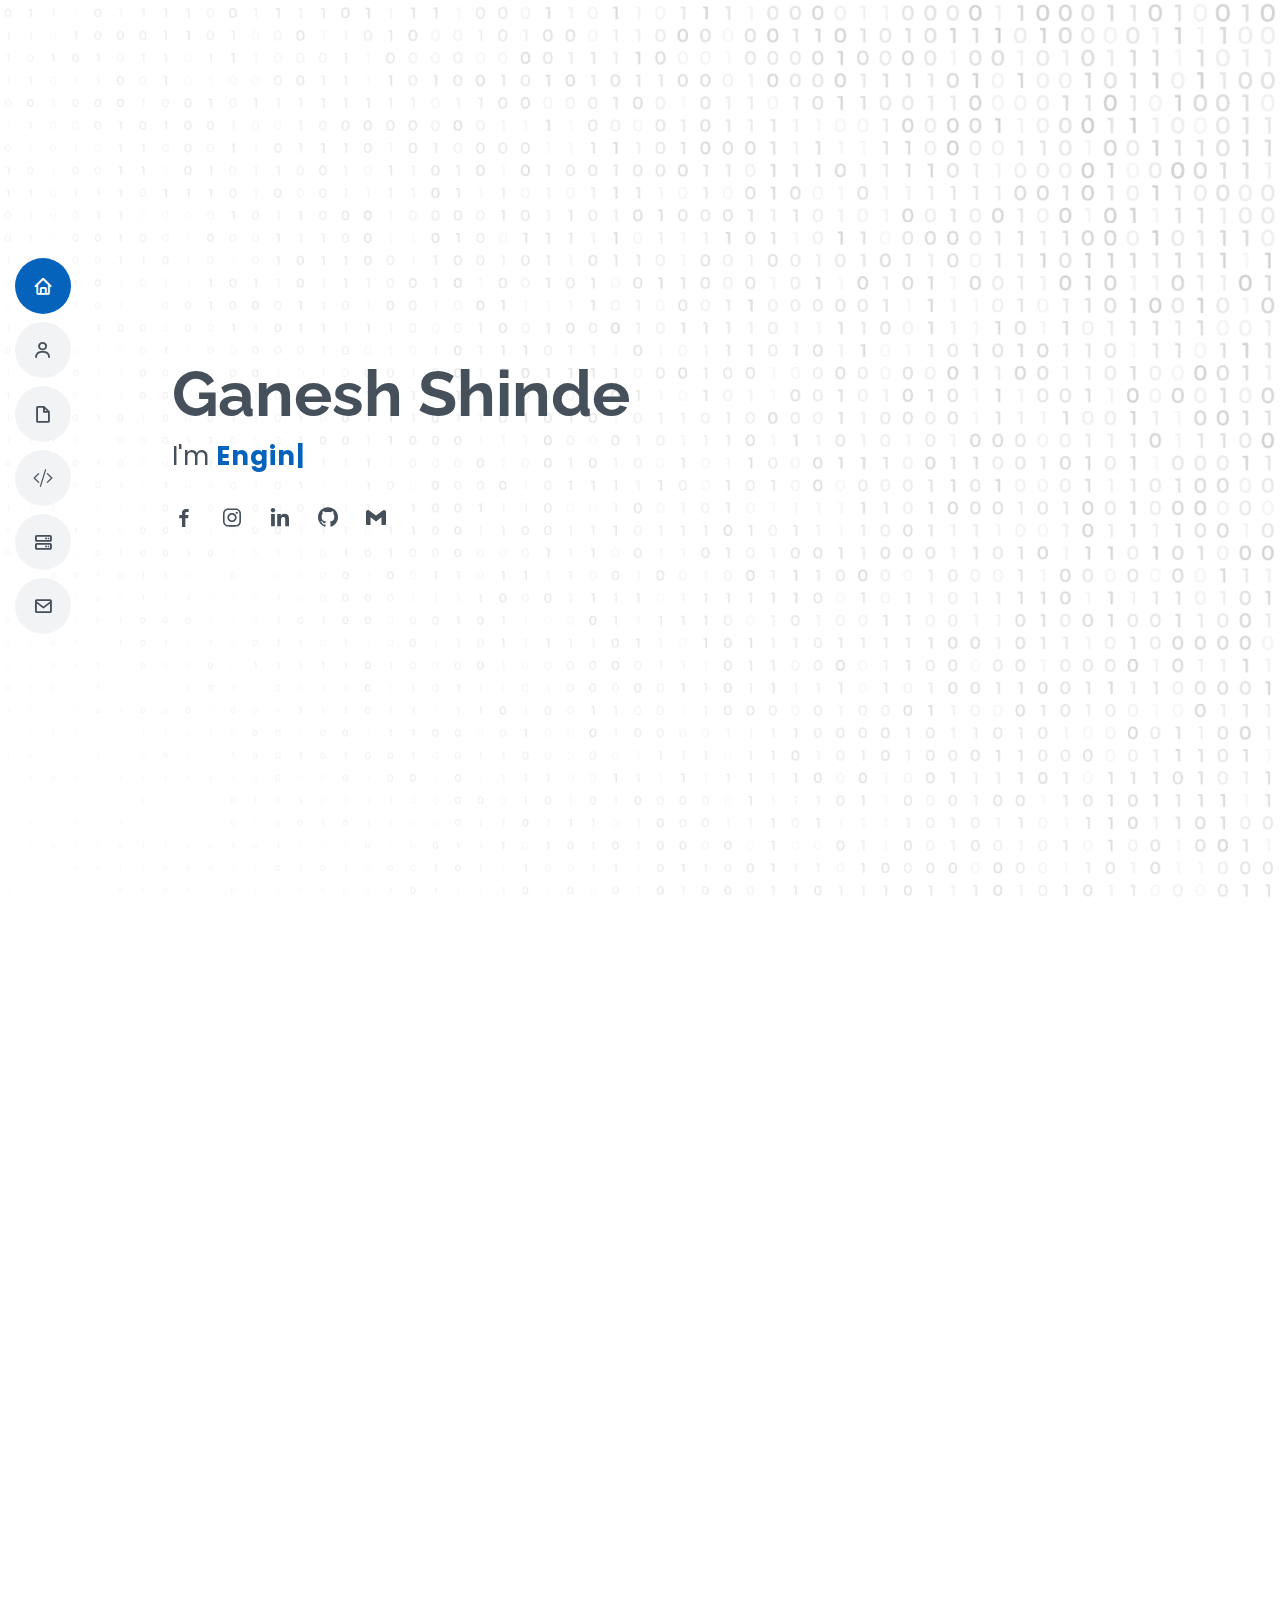
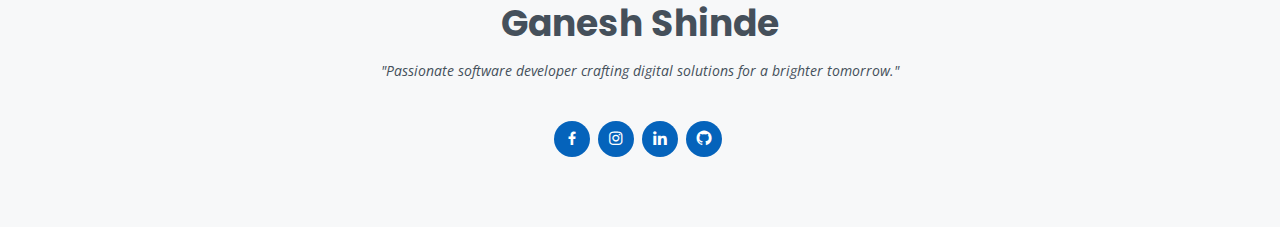
<file: index.html>
<!DOCTYPE html>
<html lang="en">

<head>
  <meta charset="utf-8">
  <meta content="width=device-width, initial-scale=1.0" name="viewport">

  <title>Ganesh Shinde - Portfolio</title>
  <meta content="" name="description">
  <meta content="" name="keywords">

  <!-- Favicons -->
  <link href="assets/img/w1.png" rel="icon">
  <link href="assets/img/w1.png" rel="apple-touch-icon">

  <!-- Google Fonts -->
  <link href="https://fonts.googleapis.com/css?family=Open+Sans:300,300i,400,400i,600,600i,700,700i|Raleway:300,300i,400,400i,500,500i,600,600i,700,700i|Poppins:300,300i,400,400i,500,500i,600,600i,700,700i" rel="stylesheet">

  <!-- Vendor CSS Files -->
  <link href="assets/vendor/aos/aos.css" rel="stylesheet">
  <link href="assets/vendor/bootstrap/css/bootstrap.min.css" rel="stylesheet">
  <link href="assets/vendor/bootstrap-icons/bootstrap-icons.css" rel="stylesheet">
  <link href="assets/vendor/boxicons/css/boxicons.min.css" rel="stylesheet">
  <link href="assets/vendor/glightbox/css/glightbox.min.css" rel="stylesheet">
  <link href="assets/vendor/swiper/swiper-bundle.min.css" rel="stylesheet">

  <!-- Template Main CSS File -->
  <link href="assets/css/style.css" rel="stylesheet">

  <!-- =======================================================
  * Template Name: MyResume
  * Updated: Jun 13 2023 with Bootstrap v5.3.0
  * Template URL: https://bootstrapmade.com/free-html-bootstrap-template-my-resume/
  * Author: BootstrapMade.com
  * License: https://bootstrapmade.com/license/
  ======================================================== -->
</head>

<body>

  <!-- ======= Mobile nav toggle button ======= -->
  <!-- <button type="button" class="mobile-nav-toggle d-xl-none"><i class="bi bi-list mobile-nav-toggle"></i></button> -->
  <i class="bi bi-list mobile-nav-toggle d-lg-none"></i>
  <!-- ======= Header ======= -->
  <header id="header" class="d-flex flex-column justify-content-center">

    <nav id="navbar" class="navbar nav-menu">
      <ul>
        <li><a href="#hero" class="nav-link scrollto active"><i class="bx bx-home"></i> <span>Home</span></a></li>
        <li><a href="#about" class="nav-link scrollto"><i class="bx bx-user"></i> <span>About</span></a></li>
        <li><a href="#resume" class="nav-link scrollto"><i class="bx bx-file-blank"></i> <span>Resume</span></a></li>
        <li><a href="#skills" class="nav-link scrollto"><i class="bi bi-code-slash"></i> <span>Skills</span></a></li>
        <!-- <li><a href="#portfolio" class="nav-link scrollto"><i class="bx bx-book-content"></i> <span>Portfolio</span></a></li> -->
        <li><a href="#projects" class="nav-link scrollto"><i class="bx bx-server"></i> <span>Projects</span></a></li>
        <li><a href="#contact" class="nav-link scrollto"><i class="bx bx-envelope"></i> <span>Contact</span></a></li>
      </ul>
    </nav><!-- .nav-menu -->

  </header><!-- End Header -->

  <!-- ======= Hero Section ======= -->
  <section id="hero" class="d-flex flex-column justify-content-center">
    <div class="container" data-aos="zoom-in" data-aos-delay="100">
      <h1>Ganesh Shinde</h1>
      <p>I'm <b><span class="typed" data-typed-items="Engineer., Developer., Freelancer."></span></b></p>
      <div class="social-links">
        <!-- <a href="#" class="twitter"><i class="bx bxl-twitter"></i></a> -->
        <a href="https://www.facebook.com/profile.php?id=100008346722536" class="facebook"><i class="bx bxl-facebook"></i></a>
        <a href="https://www.instagram.com/ganushinde3/" class="instagram"><i class="bx bxl-instagram"></i></a>
        <a href="https://www.linkedin.com/in/ganesh-shinde-b1387821b/" class="linkedin"><i class="bx bxl-linkedin"></i></a>
        <a href="https://github.com/Ganesh-coder18" class="github"><i class="bx bxl-github"></i></a>
        <a href="mailto:gs8783007@gmail.com" class="gmail"><i class="bx bxl-gmail"></i></a>
      </div>
    </div>
  </section><!-- End Hero -->

  <main id="main">

    <!-- ======= About Section ======= -->
    <section id="about" class="about">
      <div class="container" data-aos="fade-up">

        <div class="section-title">
          <h2>About</h2>
          <p>I am a highly motivated and dedicated individual who aspires to become an engineer. I possess a solid academic background and have a genuine enthusiasm for creating innovative solutions. Attention to detail is one of my strengths, and I approach problems with a determined mindset focused on finding effective solutions. I am always eager to apply my technical knowledge and skills to overcome intricate engineering challenges. Furthermore, I actively seek out opportunities to enhance my expertise and remain up-to-date with the newest trends and technologies in the industry.</p>
        </div>

        <div class="row">
          <div class="col-lg-4">
            <img src="assets/img/ganesh_profile.jpg" class="img-fluid" alt="">
          </div>
          <div class="col-lg-8 pt-4 pt-lg-0 content">
            <h3>Software Engineer</h3>
            <p class="fst-italic">
              Enthusiastic entry-level software engineer with a solid programming background, driven to deliver creative solutions and thrive in the dynamic realm of technology by embracing ongoing education and growth.
            </p>
            <div class="row">
              <div class="col-lg-6">
                <ul>
                  <li><i class="bi bi-chevron-right"></i> <strong>Birthday:</strong> <span>23 Aug 2001</span></li>
                  <li><i class="bi bi-chevron-right"></i> <strong>Email:</strong> <span>gs8783007@gmail.com</span></li>
                  <li><i class="bi bi-chevron-right"></i> <strong>Phone:</strong> <span>+91 9321660465</span></li>
                  <li><i class="bi bi-chevron-right"></i> <strong>City:</strong> <span>Dombivli, Mumbai</span></li>
                </ul>
              </div>
              <div class="col-lg-6">
                <ul>
                  <li><i class="bi bi-chevron-right"></i> <strong>Age:</strong> <span>22</span></li>
                  <li><i class="bi bi-chevron-right"></i> <strong>Degree:</strong> <span>B.E.(Information Technology)</span></li>
                  <li><i class="bi bi-chevron-right"></i> <strong>Languages:</strong> <span>English, Marathi, Hindi</span></li>
                  <li><i class="bi bi-chevron-right"></i> <strong>Hobbies:</strong> <span>Trekking</span></li>
                </ul>
              </div>
            </div>
            <p>
              Dedicated to producing exceptional results, I flourish in cooperative settings where I can actively contribute my insights and function efficiently as a team member. Fueled by a diligent approach and an unwavering desire for ongoing growth, I am enthusiastic about embarking on my engineering venture and creating a meaningful influence within the industry.
            </p>
          </div>
        </div>

      </div>
    </section><!-- End About Section -->

    <!-- ======= Facts Section ======= -->
    <!-- <section id="facts" class="facts">
      <div class="container" data-aos="fade-up">

        <div class="section-title">
          <h2>Facts</h2>
          <p>Magnam dolores commodi suscipit. Necessitatibus eius consequatur ex aliquid fuga eum quidem. Sit sint consectetur velit. Quisquam quos quisquam cupiditate. Et nemo qui impedit suscipit alias ea. Quia fugiat sit in iste officiis commodi quidem hic quas.</p>
        </div>

        <div class="row">

          <div class="col-lg-3 col-md-6">
            <div class="count-box">
              <i class="bi bi-emoji-smile"></i>
              <span data-purecounter-start="0" data-purecounter-end="232" data-purecounter-duration="1" class="purecounter"></span>
              <p>Happy Clients</p>
            </div>
          </div>

          <div class="col-lg-3 col-md-6 mt-5 mt-md-0">
            <div class="count-box">
              <i class="bi bi-journal-richtext"></i>
              <span data-purecounter-start="0" data-purecounter-end="521" data-purecounter-duration="1" class="purecounter"></span>
              <p>Projects</p>
            </div>
          </div>

          <div class="col-lg-3 col-md-6 mt-5 mt-lg-0">
            <div class="count-box">
              <i class="bi bi-headset"></i>
              <span data-purecounter-start="0" data-purecounter-end="1463" data-purecounter-duration="1" class="purecounter"></span>
              <p>Hours Of Support</p>
            </div>
          </div>

          <div class="col-lg-3 col-md-6 mt-5 mt-lg-0">
            <div class="count-box">
              <i class="bi bi-award"></i>
              <span data-purecounter-start="0" data-purecounter-end="25" data-purecounter-duration="1" class="purecounter"></span>
              <p>Awards</p>
            </div>
          </div>

        </div>

      </div>
    </section> --><!-- End Facts Section -->

    <!-- ======= Skills Section ======= -->
    <section id="skills" class="skills section-bg">
      <div class="container" data-aos="fade-up">

        <div class="section-title">
          <h2>Skills</h2>
          <p>Experienced engineer proficient in a wide range of technical disciplines, adept at providing optimized and groundbreaking solutions.</p>
        </div>

        <div class="row skills-content">

          <div class="col-lg-6">

            <div class="progress">
              <span class="skill">C & C++ <i class="val">75%</i></span>
              <div class="progress-bar-wrap">
                <div class="progress-bar" role="progressbar" aria-valuenow="75" aria-valuemin="0" aria-valuemax="100"></div>
              </div>
            </div>

            <div class="progress">
              <span class="skill">PYTHON <i class="val">90%</i></span>
              <div class="progress-bar-wrap">
                <div class="progress-bar" role="progressbar" aria-valuenow="90" aria-valuemin="0" aria-valuemax="100"></div>
              </div>
            </div>

            <div class="progress">
              <span class="skill">JAVA <i class="val">80%</i></span>
              <div class="progress-bar-wrap">
                <div class="progress-bar" role="progressbar" aria-valuenow="80" aria-valuemin="0" aria-valuemax="100"></div>
              </div>
            </div>

            <div class="progress">
              <span class="skill">HTML & CSS <i class="val">95%</i></span>
              <div class="progress-bar-wrap">
                <div class="progress-bar" role="progressbar" aria-valuenow="95" aria-valuemin="0" aria-valuemax="100"></div>
              </div>
            </div>

          
          </div>

          <div class="col-lg-6">

            <div class="progress">
              <span class="skill">MYSQL & SQLITE3<i class="val">85%</i></span>
              <div class="progress-bar-wrap">
                <div class="progress-bar" role="progressbar" aria-valuenow="85" aria-valuemin="0" aria-valuemax="100"></div>
              </div>
            </div>

            <div class="progress">
              <span class="skill">DJANGO <i class="val">80%</i></span>
              <div class="progress-bar-wrap">
                <div class="progress-bar" role="progressbar" aria-valuenow="80" aria-valuemin="0" aria-valuemax="100"></div>
              </div>
            </div>


            <div class="progress">
              <span class="skill">FLUTTER <i class="val">75%</i></span>
              <div class="progress-bar-wrap">
                <div class="progress-bar" role="progressbar" aria-valuenow="75" aria-valuemin="0" aria-valuemax="100"></div>
              </div>
            </div>

            <div class="progress">
              <span class="skill">JAVASCRIPT <i class="val">70%</i></span>
              <div class="progress-bar-wrap">
                <div class="progress-bar" role="progressbar" aria-valuenow="70" aria-valuemin="0" aria-valuemax="100"></div>
              </div>
            </div>


          </div>

        </div>

      </div>
    </section>

    <!-- End Skills Section -->

    <!-- ======= Resume Section ======= -->
    <section id="resume" class="resume">
      <div class="container" data-aos="fade-up">

        <div class="section-title">
          <h2>Resume</h2>
          <p>Highly skilled engineer with a diverse technical background, combining expertise in various disciplines to create efficient and forward-thinking solutions. Adept at driving projects from concept to completion, optimizing processes, and achieving optimal outcomes.</p>
        </div>

        <center><a href="https://drive.google.com/u/0/uc?id=1pAMxyve_uLAyUfSAQdWV3h19kewKAY2Q&export=download"><button type="button" class="btn btn-outline-primary" target="_blank">Download Resume</button></a></center>
<!-- https://drive.google.com/file/d/1pAMxyve_uLAyUfSAQdWV3h19kewKAY2Q?usp=sharing&export=download -->
        <div class="row">
          <div class="col-lg-6">
            <!-- <h3 class="resume-title">Sumary</h3>
            <div class="resume-item pb-0">
              <h4>Brandon Johnson</h4>
              <p><em>Innovative and deadline-driven Graphic Designer with 3+ years of experience designing and developing user-centered digital/print marketing material from initial concept to final, polished deliverable.</em></p>
              <ul>
                <li>Portland par 127,Orlando, FL</li>
                <li>(123) 456-7891</li>
                <li>alice.barkley@example.com</li>
              </ul>
            </div> -->

            <h3 class="resume-title">Education</h3>
            <div class="resume-item">
              <h4>Senior Secondary Education</h4>
              <h5>2016-2017</h5>
              <p><em>TilakNagar Vidya Mandir, Dombivli East</em></p>
              <p><b>Score:</b> 86%</p>
            </div>

            <div class="resume-item">
              <h4>Higher Secondary Education</h4>
              <h5>2018 - 2019</h5>
              <p><em>Model College, Dombivli East</em></p>
              <p><b>Score:</b> 73.54%</p>
            </div>

            <div class="resume-item">
              <h4>Bachelor of Engineering</h4>
              <h5>2019 - 2023</h5>
              <p><em>Terna Engineering College, Nerul</em></p>
              <p><b>First Year:</b> 8.37 CGPA</p>
              <p><b>Second Year:</b> 9.58 CGPA</p>
              <p><b>Third Year:</b> 9.42 CGPA</p>
              <p><b>Fourth Year:</b> 9.16 CGPA</p>

            </div>
          </div>


          <div class="col-lg-6">
            <h3 class="resume-title">Professional Experience</h3>
            <div class="resume-item">
              <h4>Hackathons</h4>
              <h5>2021</h5>
              <ul>
                <li>Hacking Heist 2.0 by Inaxia (24/06/2021 - 26/06/2021)</li>
                <li>Uber HackTag 2.0 by Uber Technologies</li>
              </ul>
            </div>
            <div class="resume-item">
              <h4>Bootcamps</h4>
              <h5>2021</h5>
              <ul>
                <li>7-days bootcamp on Python & Machine Learning by AWS Students Club</li>
                <li>7-days bootcamp on Python & Machine Learning with ShapeAI</li>
              </ul>
            </div>
            <div class="resume-item">
              <h4>Extracurricular</h4>
              <h5>2021-2022</h5>
              <ul>
                <li>Indian Society For Technical Education (ISTE): Vice-Chairperson</li>
              </ul>
            </div>
          </div>
        </div>

      </div>
    </section><!-- End Resume Section -->

    <!-- ======= Portfolio Section ======= -->
    <!-- <section id="portfolio" class="portfolio section-bg">
      <div class="container" data-aos="fade-up">

        <div class="section-title">
          <h2>Portfolio</h2>
          <p>Magnam dolores commodi suscipit. Necessitatibus eius consequatur ex aliquid fuga eum quidem. Sit sint consectetur velit. Quisquam quos quisquam cupiditate. Et nemo qui impedit suscipit alias ea. Quia fugiat sit in iste officiis commodi quidem hic quas.</p>
        </div>

        <div class="row">
          <div class="col-lg-12 d-flex justify-content-center" data-aos="fade-up" data-aos-delay="100">
            <ul id="portfolio-flters">
              <li data-filter="*" class="filter-active">All</li>
              <li data-filter=".filter-app">App</li>
              <li data-filter=".filter-card">Card</li>
              <li data-filter=".filter-web">Web</li>
            </ul>
          </div>
        </div>

        <div class="row portfolio-container" data-aos="fade-up" data-aos-delay="200">

          <div class="col-lg-4 col-md-6 portfolio-item filter-app">
            <div class="portfolio-wrap">
              <img src="assets/img/portfolio/portfolio-1.jpg" class="img-fluid" alt="">
              <div class="portfolio-info">
                <h4>App 1</h4>
                <p>App</p>
                <div class="portfolio-links">
                  <a href="assets/img/portfolio/portfolio-1.jpg" data-gallery="portfolioGallery" class="portfolio-lightbox" title="App 1"><i class="bx bx-plus"></i></a>
                  <a href="portfolio-details.html" class="portfolio-details-lightbox" data-glightbox="type: external" title="Portfolio Details"><i class="bx bx-link"></i></a>
                </div>
              </div>
            </div>
          </div>

          <div class="col-lg-4 col-md-6 portfolio-item filter-web">
            <div class="portfolio-wrap">
              <img src="assets/img/portfolio/portfolio-2.jpg" class="img-fluid" alt="">
              <div class="portfolio-info">
                <h4>Web 3</h4>
                <p>Web</p>
                <div class="portfolio-links">
                  <a href="assets/img/portfolio/portfolio-2.jpg" data-gallery="portfolioGallery" class="portfolio-lightbox" title="Web 3"><i class="bx bx-plus"></i></a>
                  <a href="portfolio-details.html" class="portfolio-details-lightbox" data-glightbox="type: external" title="Portfolio Details"><i class="bx bx-link"></i></a>
                </div>
              </div>
            </div>
          </div>

          <div class="col-lg-4 col-md-6 portfolio-item filter-app">
            <div class="portfolio-wrap">
              <img src="assets/img/portfolio/portfolio-3.jpg" class="img-fluid" alt="">
              <div class="portfolio-info">
                <h4>App 2</h4>
                <p>App</p>
                <div class="portfolio-links">
                  <a href="assets/img/portfolio/portfolio-3.jpg" data-gallery="portfolioGallery" class="portfolio-lightbox" title="App 2"><i class="bx bx-plus"></i></a>
                  <a href="portfolio-details.html" class="portfolio-details-lightbox" data-glightbox="type: external" title="Portfolio Details"><i class="bx bx-link"></i></a>
                </div>
              </div>
            </div>
          </div>

          <div class="col-lg-4 col-md-6 portfolio-item filter-card">
            <div class="portfolio-wrap">
              <img src="assets/img/portfolio/portfolio-4.jpg" class="img-fluid" alt="">
              <div class="portfolio-info">
                <h4>Card 2</h4>
                <p>Card</p>
                <div class="portfolio-links">
                  <a href="assets/img/portfolio/portfolio-4.jpg" data-gallery="portfolioGallery" class="portfolio-lightbox" title="Card 2"><i class="bx bx-plus"></i></a>
                  <a href="portfolio-details.html" class="portfolio-details-lightbox" data-glightbox="type: external" title="Portfolio Details"><i class="bx bx-link"></i></a>
                </div>
              </div>
            </div>
          </div>

          <div class="col-lg-4 col-md-6 portfolio-item filter-web">
            <div class="portfolio-wrap">
              <img src="assets/img/portfolio/portfolio-5.jpg" class="img-fluid" alt="">
              <div class="portfolio-info">
                <h4>Web 2</h4>
                <p>Web</p>
                <div class="portfolio-links">
                  <a href="assets/img/portfolio/portfolio-5.jpg" data-gallery="portfolioGallery" class="portfolio-lightbox" title="Web 2"><i class="bx bx-plus"></i></a>
                  <a href="portfolio-details.html" class="portfolio-details-lightbox" data-glightbox="type: external" title="Portfolio Details"><i class="bx bx-link"></i></a>
                </div>
              </div>
            </div>
          </div>

          <div class="col-lg-4 col-md-6 portfolio-item filter-app">
            <div class="portfolio-wrap">
              <img src="assets/img/portfolio/portfolio-6.jpg" class="img-fluid" alt="">
              <div class="portfolio-info">
                <h4>App 3</h4>
                <p>App</p>
                <div class="portfolio-links">
                  <a href="assets/img/portfolio/portfolio-6.jpg" data-gallery="portfolioGallery" class="portfolio-lightbox" title="App 3"><i class="bx bx-plus"></i></a>
                  <a href="portfolio-details.html" class="portfolio-details-lightbox" data-glightbox="type: external" title="Portfolio Details"><i class="bx bx-link"></i></a>
                </div>
              </div>
            </div>
          </div>

          <div class="col-lg-4 col-md-6 portfolio-item filter-card">
            <div class="portfolio-wrap">
              <img src="assets/img/portfolio/portfolio-7.jpg" class="img-fluid" alt="">
              <div class="portfolio-info">
                <h4>Card 1</h4>
                <p>Card</p>
                <div class="portfolio-links">
                  <a href="assets/img/portfolio/portfolio-7.jpg" data-gallery="portfolioGallery" class="portfolio-lightbox" title="Card 1"><i class="bx bx-plus"></i></a>
                  <a href="portfolio-details.html" class="portfolio-details-lightbox" data-glightbox="type: external" title="Portfolio Details"><i class="bx bx-link"></i></a>
                </div>
              </div>
            </div>
          </div>

          <div class="col-lg-4 col-md-6 portfolio-item filter-card">
            <div class="portfolio-wrap">
              <img src="assets/img/portfolio/portfolio-8.jpg" class="img-fluid" alt="">
              <div class="portfolio-info">
                <h4>Card 3</h4>
                <p>Card</p>
                <div class="portfolio-links">
                  <a href="assets/img/portfolio/portfolio-8.jpg" data-gallery="portfolioGallery" class="portfolio-lightbox" title="Card 3"><i class="bx bx-plus"></i></a>
                  <a href="portfolio-details.html" class="portfolio-details-lightbox" data-glightbox="type: external" title="Portfolio Details"><i class="bx bx-link"></i></a>
                </div>
              </div>
            </div>
          </div>

          <div class="col-lg-4 col-md-6 portfolio-item filter-web">
            <div class="portfolio-wrap">
              <img src="assets/img/portfolio/portfolio-9.jpg" class="img-fluid" alt="">
              <div class="portfolio-info">
                <h4>Web 3</h4>
                <p>Web</p>
                <div class="portfolio-links">
                  <a href="assets/img/portfolio/portfolio-9.jpg" data-gallery="portfolioGallery" class="portfolio-lightbox" title="Web 3"><i class="bx bx-plus"></i></a>
                  <a href="portfolio-details.html" class="portfolio-details-lightbox" data-glightbox="type: external" title="Portfolio Details"><i class="bx bx-link"></i></a>
                </div>
              </div>
            </div>
          </div>

        </div>

      </div>
    </section> --><!-- End Portfolio Section -->

    <!-- ======= Services Section ======= -->
    <section id="projects" class="services">
      <div class="container" data-aos="fade-up">

        <div class="section-title">
          <h2>Projects</h2>
          <p>This collection presents a diverse array of engineering projects that have been effectively implemented, showcasing the proficiency in creating, designing, and advancing. Each project exemplifies tangible uses and illustrates the significance of these efforts.</p>
        </div>

        <div class="row">

          <!-- <div class="col-lg-4 col-md-6 d-flex align-items-stretch" data-aos="zoom-in" data-aos-delay="100">
            <div class="icon-box iconbox-blue">
              <div class="icon">
                <svg width="100" height="100" viewBox="0 0 600 600" xmlns="http://www.w3.org/2000/svg">
                  <path stroke="none" stroke-width="0" fill="#f5f5f5" d="M300,521.0016835830174C376.1290562159157,517.8887921683347,466.0731472004068,529.7835943286574,510.70327084640275,468.03025145048787C554.3714126377745,407.6079735673963,508.03601936045806,328.9844924480964,491.2728898941984,256.3432110539036C474.5976632858925,184.082847569629,479.9380746630129,96.60480741107993,416.23090153303,58.64404602377083C348.86323505073057,18.502131276798302,261.93793281208167,40.57373210992963,193.5410806939664,78.93577620505333C130.42746243093433,114.334589627462,98.30271207620316,179.96522072025542,76.75703585869454,249.04625023123273C51.97151888228291,328.5150500222984,13.704378332031375,421.85034740162234,66.52175969318436,486.19268352777647C119.04800174914682,550.1803526380478,217.28368757567262,524.383925680826,300,521.0016835830174"></path>
                </svg>
                <i class="bx bxl-dribbble"></i>
              </div>
              <h4><a href="">Lorem Ipsum</a></h4>
              <p>Voluptatum deleniti atque corrupti quos dolores et quas molestias excepturi</p>
            </div>
            <div class="containers">
              <div class="cards" style="--clr: #009688">
                <div class="img-boxs">
                    <img
                        src="https://images.unsplash.com/photo-1509316785289-025f5b846b35?ixlib=rb-4.0.3&ixid=M3wxMjA3fDB8MHxwaG90by1wYWdlfHx8fGVufDB8fHx8fA%3D%3D&auto=format&fit=crop&w=876&q=80">
                </div>
                <div class="contents">
                    <h2>Quiz Application</h2>
                    <p>
                        The simple quiz application is designed to streamline school programs by providing a more efficient alternative to traditional Q&A methods.
                    </p>
                    <a href="quizapp.html" class="portfolio-details-lightbox" data-glightbox="type: external" title="Portfolio Details"><button type="button" class="btn btn-outline-primary">Read More</button></a>
                </div>
              </div>
            </div>

          </div> -->

          <!-- <div class="col-lg-4 col-md-6 d-flex align-items-stretch mt-4 mt-md-0" data-aos="zoom-in" data-aos-delay="200">
            <div class="icon-box iconbox-orange ">
              <div class="icon">
                <svg width="100" height="100" viewBox="0 0 600 600" xmlns="http://www.w3.org/2000/svg">
                  <path stroke="none" stroke-width="0" fill="#f5f5f5" d="M300,582.0697525312426C382.5290701553225,586.8405444964366,449.9789794690241,525.3245884688669,502.5850820975895,461.55621195738473C556.606425686781,396.0723002908107,615.8543463187945,314.28637112970534,586.6730223649479,234.56875336149918C558.9533121215079,158.8439757836574,454.9685369536778,164.00468322053177,381.49747125262974,130.76875717737553C312.15926192815925,99.40240125094834,248.97055460311594,18.661163978235184,179.8680185752513,50.54337015887873C110.5421016452524,82.52863877960104,119.82277516462835,180.83849132639028,109.12597500060166,256.43424936330496C100.08760227029461,320.3096726198365,92.17705696193138,384.0621239912766,124.79988738764834,439.7174275375508C164.83382741302287,508.01625554203684,220.96474134820875,577.5009287672846,300,582.0697525312426"></path>
                </svg>
                <i class="bx bx-file"></i>
              </div>
              <h4><a href="">Sed Perspiciatis</a></h4>
              <p>Duis aute irure dolor in reprehenderit in voluptate velit esse cillum dolore</p>
            </div>
            <div class="containers">
              <div class="cards" style="--clr: #009688">
                <div class="img-boxs">
                    <img
                        src="https://images.unsplash.com/photo-1509316785289-025f5b846b35?ixlib=rb-4.0.3&ixid=M3wxMjA3fDB8MHxwaG90by1wYWdlfHx8fGVufDB8fHx8fA%3D%3D&auto=format&fit=crop&w=876&q=80">
                </div>
                <div class="contents">
                    <h2>Ticket Booking</h2>
                    <p>
                        Lorem ipsum, dolor sit amet consectetur adipisicing elit.
                        Architecto, hic? Magnam eum error saepe doloribus corrupti
                        repellat quisquam alias doloremque!
                    </p>
                    <a href="portfolio-details.html" class="portfolio-details-lightbox" data-glightbox="type: external" title="Portfolio Details"><button type="button" class="btn btn-outline-primary">Read More</button></a>
                </div>
              </div>
            </div>
          </div> -->

          <!-- <div class="col-lg-4 col-md-6 d-flex align-items-stretch mt-4 mt-lg-0" data-aos="zoom-in" data-aos-delay="300">
            <div class="icon-box iconbox-pink">
              <div class="icon">
                <svg width="100" height="100" viewBox="0 0 600 600" xmlns="http://www.w3.org/2000/svg">
                  <path stroke="none" stroke-width="0" fill="#f5f5f5" d="M300,541.5067337569781C382.14930387511276,545.0595476570109,479.8736841581634,548.3450877840088,526.4010558755058,480.5488172755941C571.5218469581645,414.80211281144784,517.5187510058486,332.0715597781072,496.52539010469104,255.14436215662573C477.37192572678356,184.95920475031193,473.57363656557914,105.61284051026155,413.0603344069578,65.22779650032875C343.27470386102294,18.654635553484475,251.2091493199835,5.337323636656869,175.0934190732945,40.62881213300186C97.87086631185822,76.43348514350839,51.98124368387456,156.15599469081315,36.44837278890362,239.84606092416172C21.716077023791087,319.22268207091537,43.775223500013084,401.1760424656574,96.891909868211,461.97329694683043C147.22146801428983,519.5804099606455,223.5754009179313,538.201503339737,300,541.5067337569781"></path>
                </svg>
                <i class="bx bx-tachometer"></i>
              </div>
              <h4><a href="">Magni Dolores</a></h4>
              <p>Excepteur sint occaecat cupidatat non proident, sunt in culpa qui officia</p>
            </div>
            <div class="containers">
              <div class="cards" style="--clr: #009688">
                <div class="img-boxs">
                    <img
                        src="https://images.unsplash.com/photo-1509316785289-025f5b846b35?ixlib=rb-4.0.3&ixid=M3wxMjA3fDB8MHxwaG90by1wYWdlfHx8fGVufDB8fHx8fA%3D%3D&auto=format&fit=crop&w=876&q=80">
                </div>
                <div class="contents">
                    <h2>Student ERP</h2>
                    <p>
                        Lorem ipsum, dolor sit amet consectetur adipisicing elit.
                        Architecto, hic? Magnam eum error saepe doloribus corrupti
                        repellat quisquam alias doloremque!
                    </p>
                    <a href="portfolio-details.html" class="portfolio-details-lightbox" data-glightbox="type: external" title="Portfolio Details"><button type="button" class="btn btn-outline-primary">Read More</button></a>
                </div>
              </div>
            </div>
          </div> -->

          <!-- <div class="col-lg-4 col-md-6 d-flex align-items-stretch mt-4" data-aos="zoom-in" data-aos-delay="100">
            <div class="icon-box iconbox-yellow">
              <div class="icon">
                <svg width="100" height="100" viewBox="0 0 600 600" xmlns="http://www.w3.org/2000/svg">
                  <path stroke="none" stroke-width="0" fill="#f5f5f5" d="M300,503.46388370962813C374.79870501325706,506.71871716319447,464.8034551963731,527.1746412648533,510.4981551193396,467.86667711651364C555.9287308511215,408.9015244558933,512.6030010748507,327.5744911775523,490.211057578863,256.5855673507754C471.097692560561,195.9906835881958,447.69079081568157,138.11976852964426,395.19560036434837,102.3242989838813C329.3053358748298,57.3949838291264,248.02791733380457,8.279543830951368,175.87071277845988,42.242879143198664C103.41431057327972,76.34704239035025,93.79494320519305,170.9812938413882,81.28167332365135,250.07896920659033C70.17666984294237,320.27484674793965,64.84698225790005,396.69656628748305,111.28512138212992,450.4950937839243C156.20124167950087,502.5303643271138,231.32542653798444,500.4755392045468,300,503.46388370962813"></path>
                </svg>
                <i class="bx bx-layer"></i>
              </div>
              <h4><a href="">Nemo Enim</a></h4>
              <p>At vero eos et accusamus et iusto odio dignissimos ducimus qui blanditiis</p>
            </div>

            <div class="containers">
              <div class="cards" style="--clr: #009688">
                <div class="img-boxs">
                    <img src="assets/img/h1.jpg" alt="">
                </div>
                <div class="contents">
                    <h2>HealCap</h2>
                    <p>
                        HealCap establishes a platform between the hospitals and the insurance companies / TPAs i.e., 
                        A Third-Party Administrator which takes care of the hospital bills and other expenses
                    </p>
                    <a href="healcap.html" class="portfolio-details-lightbox" data-glightbox="type: external" title="Portfolio Details"><button type="button" class="btn btn-outline-primary">Read More</button></a>
                </div>
              </div>
            </div>
          </div> -->

          <!-- <div class="col-lg-4 col-md-6 d-flex align-items-stretch mt-4" data-aos="zoom-in" data-aos-delay="200">
            <div class="icon-box iconbox-red">
              <div class="icon">
                <svg width="100" height="100" viewBox="0 0 600 600" xmlns="http://www.w3.org/2000/svg">
                  <path stroke="none" stroke-width="0" fill="#f5f5f5" d="M300,532.3542879108572C369.38199826031484,532.3153073249985,429.10787420159085,491.63046689027357,474.5244479745417,439.17860296908856C522.8885846962883,383.3225815378663,569.1668002868075,314.3205725914397,550.7432151929288,242.7694973846089C532.6665558377875,172.5657663291529,456.2379748765914,142.6223662098291,390.3689995646985,112.34683881706744C326.66090330228417,83.06452184765237,258.84405631176094,53.51806209861945,193.32584062364296,78.48882559362697C121.61183558270385,105.82097193414197,62.805066853699245,167.19869350419734,48.57481801355237,242.6138429142374C34.843463184063346,315.3850353017275,76.69343916112496,383.4422959591041,125.22947124332185,439.3748458443577C170.7312796277747,491.8107796887764,230.57421082200815,532.3932930995766,300,532.3542879108572"></path>
                </svg>
                <i class="bx bx-slideshow"></i>
              </div>
              <h4><a href="">Dele Cardo</a></h4>
              <p>Quis consequatur saepe eligendi voluptatem consequatur dolor consequuntur</p>
            </div>

            <div class="containers">
              <div class="cards" style="--clr: #009688">
                <div class="img-boxs">
                    <img
                        src="https://images.unsplash.com/photo-1509316785289-025f5b846b35?ixlib=rb-4.0.3&ixid=M3wxMjA3fDB8MHxwaG90by1wYWdlfHx8fGVufDB8fHx8fA%3D%3D&auto=format&fit=crop&w=876&q=80">
                </div>
                <div class="contents">
                    <h2>MedConnect</h2>
                    <p >
                        Lorem ipsum, dolor sit amet consectetur adipisicing elit.
                        Architecto, hic? Magnam eum error saepe doloribus corrupti
                        repellat quisquam alias doloremque!
                    </p>
                    <a href="portfolio-details.html" class="portfolio-details-lightbox" data-glightbox="type: external" title="Portfolio Details"><button type="button" class="btn btn-outline-primary">Read More</button></a>
                </div>
              </div>
            </div>
          </div> -->

          <!-- <div class="col-lg-4 col-md-6 d-flex align-items-stretch mt-4" data-aos="zoom-in" data-aos-delay="300">
            <div class="icon-box iconbox-teal">
              <div class="icon">
                <svg width="100" height="100" viewBox="0 0 600 600" xmlns="http://www.w3.org/2000/svg">
                  <path stroke="none" stroke-width="0" fill="#f5f5f5" d="M300,566.797414625762C385.7384707136149,576.1784315230908,478.7894351017131,552.8928747891023,531.9192734346935,484.94944893311C584.6109503024035,417.5663521118492,582.489472248146,322.67544863468447,553.9536738515405,242.03673114598146C529.1557734026468,171.96086150256528,465.24506316201064,127.66468636344209,395.9583748389544,100.7403814666027C334.2173773831606,76.7482773500951,269.4350130405921,84.62216499799875,207.1952322260088,107.2889140133804C132.92018162631612,134.33871894543012,41.79353780512637,160.00259165414826,22.644507872594943,236.69541883565114C3.319112789854554,314.0945973066697,72.72355303640163,379.243833228382,124.04198916343866,440.3218312028393C172.9286146004772,498.5055451809895,224.45579914871206,558.5317968840102,300,566.797414625762"></path>
                </svg>
                <i class="bx bx-arch"></i>
              </div>
              <h4><a href="">Divera Don</a></h4>
              <p>Modi nostrum vel laborum. Porro fugit error sit minus sapiente sit aspernatur</p>
            </div>
            <div class="containers">
              <div class="cards" style="--clr: #009688">
                <div class="img-boxs">
                    <img
                        src="https://images.unsplash.com/photo-1509316785289-025f5b846b35?ixlib=rb-4.0.3&ixid=M3wxMjA3fDB8MHxwaG90by1wYWdlfHx8fGVufDB8fHx8fA%3D%3D&auto=format&fit=crop&w=876&q=80">
                </div>
                <div class="contents">
                    <h2>Emotion Recognition</h2>
                    <p>
                        Lorem ipsum, dolor sit amet consectetur adipisicing elit.
                        Architecto, hic? Magnam eum error saepe doloribus corrupti
                        repellat quisquam alias doloremque!
                    </p>
                    <a href="portfolio-details.html" class="portfolio-details-lightbox" data-glightbox="type: external" title="Portfolio Details"><button type="button" class="btn btn-outline-primary">Read More</button></a>
                </div>
              </div>
            </div>
          </div> -->

           <div class="col-lg-4 col-md-6 d-flex align-items-stretch mt-4" data-aos="zoom-in" data-aos-delay="300">
           
            <div class="cardss">
              <div class="cardss-inner">
                    <div class="cardss-front" style="background-image: url(assets/img/L1.jpg); background-size: 100% 100%; background-size: cover;">
      
                    </div>
                  <div class="cardss-back" style="padding-top: 10px;padding-right: 5px;padding-left: 5px;">
                      <h2 align="center">HealCap</h2><br>
                    <p align="center" style="content: justify;">
                        HealCap establishes a platform between the hospitals and the insurance companies / TPAs i.e., 
                        A Third-Party Administrator which takes care of the hospital bills and other expenses
                    </p>

                    <center><a style="text-align: center; align-items: center;" a href="healcap.html" class="portfolio-details-lightbox" data-glightbox="type: external" title="Portfolio Details"><button type="button" class="btn btn-outline-primary">Read More</button></a></center>
                  </div>
              </div>
            </div>
           </div>

           <div class="col-lg-4 col-md-6 d-flex align-items-stretch mt-4" data-aos="zoom-in" data-aos-delay="300">
           
            <div class="cardss">
              <div class="cardss-inner">
                    <div class="cardss-front" style="background-image: url(assets/img/Q1.jpg); background-size: 100% 100%; background-size: cover;">
      
                    </div>
                  <div class="cardss-back" style="padding-top: 10px;padding-right: 5px;padding-left: 5px;">
                      <h2 align="center">Quiz Application</h2><br>
                    <p align="center" style="content: justify;">
                        The simple quiz application is designed to streamline school programs by providing a more efficient alternative to traditional Q&A methods.
                    </p>

                    <center><a href="quizapp.html" class="portfolio-details-lightbox" data-glightbox="type: external" title="Portfolio Details"><button type="button" class="btn btn-outline-primary">Read More</button></a></center>
                  </div>
              </div>
            </div>
           </div>

           <div class="col-lg-4 col-md-6 d-flex align-items-stretch mt-4" data-aos="zoom-in" data-aos-delay="300">
           
            <div class="cardss">
              <div class="cardss-inner">
                    <div class="cardss-front" style="background-image: url(assets/img/T1.png); background-size: 100% 100%; background-size: cover; background-position: center;">
      
                    </div>
                  <div class="cardss-back" style="padding-top: 10px;padding-right: 5px;padding-left: 5px;">
                      <h2 align="center">Ticket Management</h2><br>
                    <p align="center" style="content: justify;">
                        The Python-based Ticket Management Project is a versatile platform that combines bus, train, and plane booking services into one convenient system. 
                    </p>

                    <center><a style="text-align: center; align-items: center;" a href="ticket.html" class="portfolio-details-lightbox" data-glightbox="type: external" title="Portfolio Details"><button type="button" class="btn btn-outline-primary">Read More</button></a></center>
                  </div>
              </div>
            </div>
           </div>

           <div class="col-lg-4 col-md-6 d-flex align-items-stretch mt-4" data-aos="zoom-in" data-aos-delay="300">
           
            <div class="cardss">
              <div class="cardss-inner">
                    <div class="cardss-front" style="background-image: url(assets/img/m2.jpg); background-size: 100% 100%; background-size: cover; background-position: center;">
      
                    </div>
                  <div class="cardss-back" style="padding-top: 10px;padding-right: 5px;padding-left: 5px;">
                      <h2 align="center">MedConnect</h2><br>
                    <p align="center" style="content: justify;">
                        The project is a web and mobile healthcare application that leverages digitization to enhance efficiency and accessibility in the Indian healthcare industry.
                    </p>

                    <center><a style="text-align: center; align-items: center;" a href="med.html" class="portfolio-details-lightbox" data-glightbox="type: external" title="Portfolio Details"><button type="button" class="btn btn-outline-primary">Read More</button></a></center>
                  </div>
              </div>
            </div>
           </div>

           <div class="col-lg-4 col-md-6 d-flex align-items-stretch mt-4" data-aos="zoom-in" data-aos-delay="300">
           
            <div class="cardss">
              <div class="cardss-inner">
                    <div class="cardss-front" style="background-image: url(assets/img/E1.png); background-size: 100% 100%; background-size: cover; background-position: center;">
      
                    </div>
                  <div class="cardss-back" style="padding-top: 10px;padding-right: 5px;padding-left: 5px;">
                      <h2 align="center">Student ERP</h2><br>
                    <p align="center" style="content: justify;">
                        Student ERP is a centralized web application to streamline academic tasks, from assessments and resource access to fee payments and performance analysis.
                    </p>

                    <center><a style="text-align: center; align-items: center;" a href="erp.html" class="portfolio-details-lightbox" data-glightbox="type: external" title="Portfolio Details"><button type="button" class="btn btn-outline-primary">Read More</button></a></center>
                  </div>
              </div>
            </div>
           </div>





        </div>

      </div>
    </section><!-- End Services Section -->



    <!-- ======= Testimonials Section ======= -->
  <!--   <section id="testimonials" class="testimonials section-bg"> -->
      <!-- <div class="container" data-aos="fade-up">

        <div class="section-title">
          <h2>Testimonials</h2>
        </div> -->

        <!-- <div class="testimonials-slider swiper" data-aos="fade-up" data-aos-delay="100">
          <div class="swiper-wrapper">

            <div class="swiper-slide">
              <div class="testimonial-item">
                <img src="assets/img/testimonials/testimonials-1.jpg" class="testimonial-img" alt="">
                <h3>Saul Goodman</h3>
                <h4>Ceo &amp; Founder</h4>
                <p>
                  <i class="bx bxs-quote-alt-left quote-icon-left"></i>
                  Proin iaculis purus consequat sem cure digni ssim donec porttitora entum suscipit rhoncus. Accusantium quam, ultricies eget id, aliquam eget nibh et. Maecen aliquam, risus at semper.
                  <i class="bx bxs-quote-alt-right quote-icon-right"></i>
                </p>
              </div>
            </div> --><!-- End testimonial item -->

            <!-- <div class="swiper-slide">
              <div class="testimonial-item">
                <img src="assets/img/testimonials/testimonials-2.jpg" class="testimonial-img" alt="">
                <h3>Sara Wilsson</h3>
                <h4>Designer</h4>
                <p>
                  <i class="bx bxs-quote-alt-left quote-icon-left"></i>
                  Export tempor illum tamen malis malis eram quae irure esse labore quem cillum quid cillum eram malis quorum velit fore eram velit sunt aliqua noster fugiat irure amet legam anim culpa.
                  <i class="bx bxs-quote-alt-right quote-icon-right"></i>
                </p>
              </div>
            </div> --><!-- End testimonial item -->

            <!-- <div class="swiper-slide">
              <div class="testimonial-item">
                <img src="assets/img/testimonials/testimonials-3.jpg" class="testimonial-img" alt="">
                <h3>Jena Karlis</h3>
                <h4>Store Owner</h4>
                <p>
                  <i class="bx bxs-quote-alt-left quote-icon-left"></i>
                  Enim nisi quem export duis labore cillum quae magna enim sint quorum nulla quem veniam duis minim tempor labore quem eram duis noster aute amet eram fore quis sint minim.
                  <i class="bx bxs-quote-alt-right quote-icon-right"></i>
                </p>
              </div>
            </div> --><!-- End testimonial item -->

            <!-- <div class="swiper-slide">
              <div class="testimonial-item">
                <img src="assets/img/testimonials/testimonials-4.jpg" class="testimonial-img" alt="">
                <h3>Matt Brandon</h3>
                <h4>Freelancer</h4>
                <p>
                  <i class="bx bxs-quote-alt-left quote-icon-left"></i>
                  Fugiat enim eram quae cillum dolore dolor amet nulla culpa multos export minim fugiat minim velit minim dolor enim duis veniam ipsum anim magna sunt elit fore quem dolore labore illum veniam.
                  <i class="bx bxs-quote-alt-right quote-icon-right"></i>
                </p>
              </div>
            </div> --><!-- End testimonial item -->

            <!-- <div class="swiper-slide">
              <div class="testimonial-item">
                <img src="assets/img/testimonials/testimonials-5.jpg" class="testimonial-img" alt="">
                <h3>John Larson</h3>
                <h4>Entrepreneur</h4>
                <p>
                  <i class="bx bxs-quote-alt-left quote-icon-left"></i>
                  Quis quorum aliqua sint quem legam fore sunt eram irure aliqua veniam tempor noster veniam enim culpa labore duis sunt culpa nulla illum cillum fugiat legam esse veniam culpa fore nisi cillum quid.
                  <i class="bx bxs-quote-alt-right quote-icon-right"></i>
                </p>
              </div>
            </div> --><!-- End testimonial item -->

          <!-- </div>
          <div class="swiper-pagination"></div>
        </div>

      </div>
    </section> --><!-- End Testimonials Section -->

    <!-- ======= Contact Section ======= -->
    <section id="contact" class="contact">
      <div class="container" data-aos="fade-up">

        <div class="section-title">
          <h2>Contact</h2>
        </div>

        <div class="row mt-1">

          <div class="col-lg-4">
            <div class="info">
              <div class="address">
                <i class="bi bi-geo-alt"></i>
                <h4>Location:</h4>
                <p>109/B, Gurudev Darshan, Shrikhandewadi, Dombivli East - 421201</p>
              </div>

              <div class="email">
                <i class="bi bi-envelope"></i>
                <h4>Email:</h4>
                <p>gs8783007@gmail.com</p>
              </div>

              <div class="phone">
                <i class="bi bi-phone"></i>
                <h4>Call:</h4>
                <p>+91 9321660465</p>
              </div>
              <br>
              <iframe src="https://www.google.com/maps/embed?pb=!1m18!1m12!1m3!1d2625.9090027243597!2d73.08864685748733!3d19.212160528765708!2m3!1f0!2f0!3f0!3m2!1i1024!2i768!4f13.1!3m3!1m2!1s0x3be79588e182be69%3A0xc6c41ee4f9f62f5e!2sShrikhande%20Wadi%2C%20Dombivli%20East%2C%20Dombivli%2C%20Maharashtra%20421201!5e0!3m2!1sen!2sin!4v1693754540327!5m2!1sen!2sin"style="border:0; width: 100%; height: 290px;" allowfullscreen ></iframe>

            </div>

          </div>

          <div class="col-lg-8 mt-5 mt-lg-0">

            <form action="forms/contact.php" method="post" role="form" class="php-email-form">
              <div class="row">
                <div class="col-md-6 form-group">
                  <input type="text" name="name" class="form-control" id="name" placeholder="Your Name" required>
                </div>
                <div class="col-md-6 form-group mt-3 mt-md-0">
                  <input type="email" class="form-control" name="email" id="email" placeholder="Your Email" required>
                </div>
              </div>
              <div class="form-group mt-3">
                <input type="text" class="form-control" name="subject" id="subject" placeholder="Subject" required>
              </div>
              <div class="form-group mt-3">
                <textarea class="form-control" name="message" rows="5" placeholder="Message" required></textarea>
              </div>
              <div class="my-3">
                <div class="loading">Loading</div>
                <div class="error-message"></div>
                <div class="sent-message">Your message has been sent. Thank you!</div>
              </div>
              <div class="text-center"><button type="submit">Send Message</button></div>
            </form>

          </div>

        </div>

      </div>
    </section><!-- End Contact Section -->

  </main><!-- End #main -->

  <!-- ======= Footer ======= -->
  <footer id="footer">
    <div class="container">
      <h3>Ganesh Shinde</h3>
      <p>"Passionate software developer crafting digital solutions for a brighter tomorrow."</p>
      <div class="social-links">
        <!-- <a href="#" class="twitter"><i class="bx bxl-twitter"></i></a>-->        
        <a href="https://www.facebook.com/profile.php?id=100008346722536" class="facebook"><i class="bx bxl-facebook"></i></a>
        <a href="https://www.instagram.com/ganushinde3/" class="instagram"><i class="bx bxl-instagram"></i></a>
        <!-- <a href="#" class="google-plus"><i class="bx bxl-skype"></i></a> -->
        <a href="https://www.linkedin.com/in/ganesh-shinde-b1387821b/" class="linkedin"><i class="bx bxl-linkedin"></i></a>
        <a href="https://github.com/Ganesh-coder18" class="github"><i class="bx bxl-github"></i></a>
      </div>
      <!-- <div class="copyright">
        &copy; Copyright <strong><span>MyResume</span></strong>. All Rights Reserved
      </div> -->
      <div class="credits">
        <!-- All the links in the footer should remain intact. -->
        <!-- You can delete the links only if you purchased the pro version. -->
        <!-- Licensing information: [license-url] -->
        <!-- Purchase the pro version with working PHP/AJAX contact form: https://bootstrapmade.com/free-html-bootstrap-template-my-resume/ -->
        <!-- Designed by <a href="https://bootstrapmade.com/">BootstrapMade</a> -->
      </div>
    </div>
  </footer><!-- End Footer -->

  <div id="preloader"></div>
  <a href="#" class="back-to-top d-flex align-items-center justify-content-center"><i class="bi bi-arrow-up-short"></i></a>

  <!-- Vendor JS Files -->
  <script src="assets/vendor/purecounter/purecounter_vanilla.js"></script>
  <script src="assets/vendor/aos/aos.js"></script>
  <script src="assets/vendor/bootstrap/js/bootstrap.bundle.min.js"></script>
  <script src="assets/vendor/glightbox/js/glightbox.min.js"></script>
  <script src="assets/vendor/isotope-layout/isotope.pkgd.min.js"></script>
  <script src="assets/vendor/swiper/swiper-bundle.min.js"></script>
  <script src="assets/vendor/typed.js/typed.umd.js"></script>
  <script src="assets/vendor/waypoints/noframework.waypoints.js"></script>
  <script src="assets/vendor/php-email-form/validate.js"></script>

  <!-- Template Main JS File -->
  <script src="assets/js/main.js"></script>

</body>

</html>
</file>
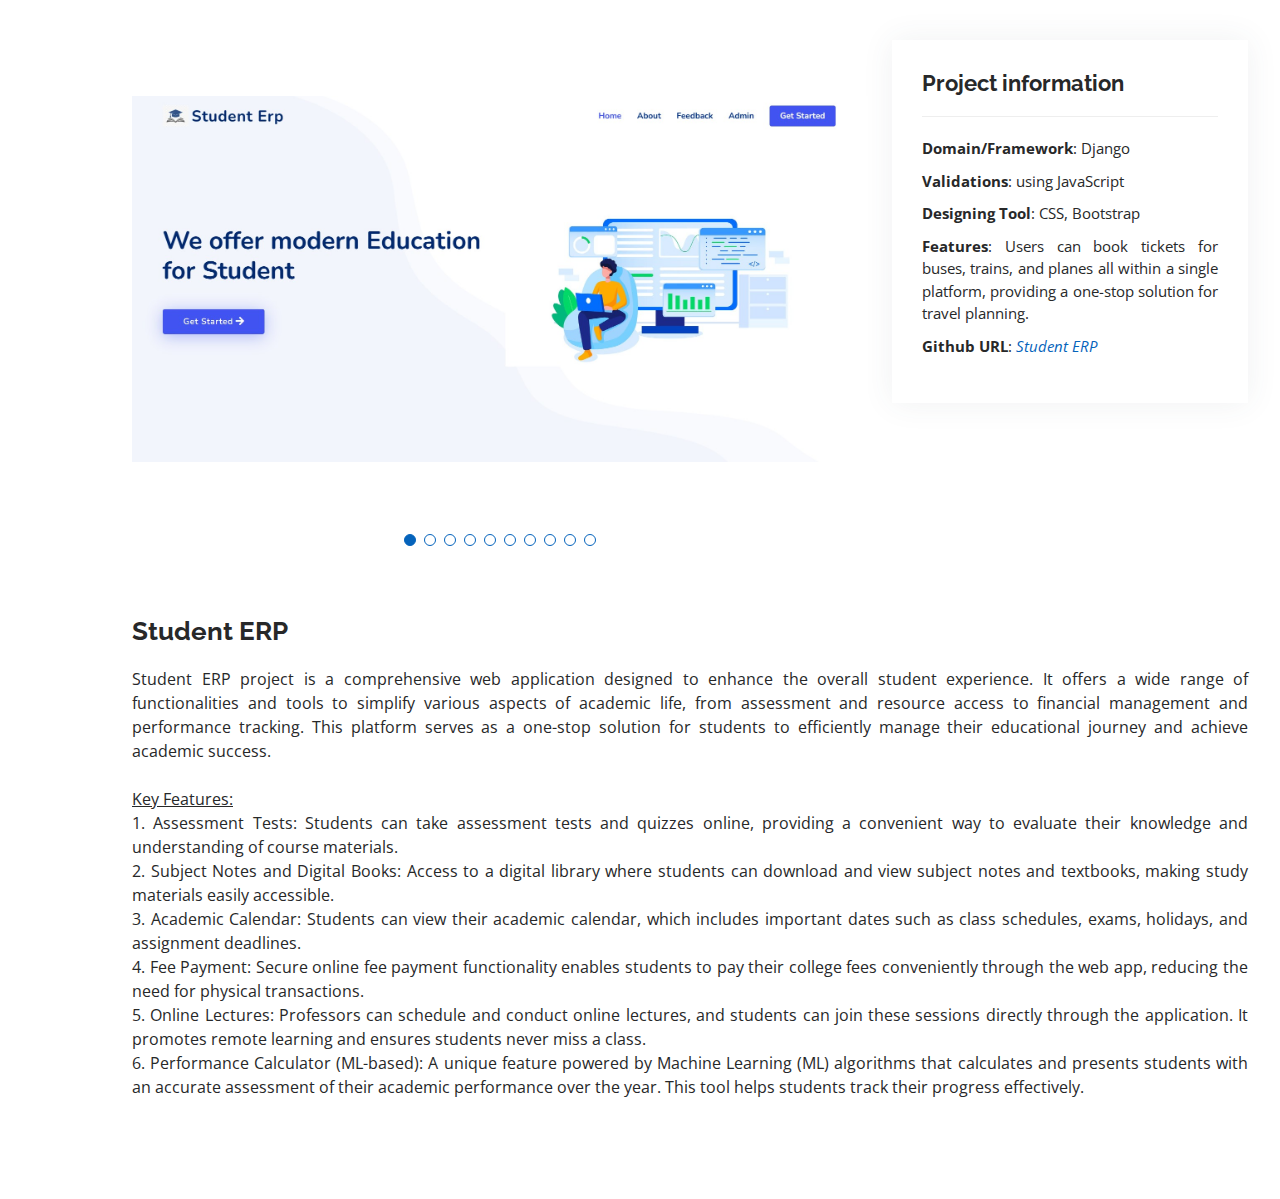
<file: erp.html>
<!DOCTYPE html>
<html lang="en">

<head>
  <meta charset="utf-8">
  <meta content="width=device-width, initial-scale=1.0" name="viewport">

  <title>Student ERP</title>
  <meta content="" name="description">
  <meta content="" name="keywords">

  <!-- Favicons -->
  <link href="assets/img/favicon.png" rel="icon">
  <link href="assets/img/apple-touch-icon.png" rel="apple-touch-icon">

  <!-- Google Fonts -->
  <link href="https://fonts.googleapis.com/css?family=Open+Sans:300,300i,400,400i,600,600i,700,700i|Raleway:300,300i,400,400i,500,500i,600,600i,700,700i|Poppins:300,300i,400,400i,500,500i,600,600i,700,700i" rel="stylesheet">

  <!-- Vendor CSS Files -->
  <link href="assets/vendor/aos/aos.css" rel="stylesheet">
  <link href="assets/vendor/bootstrap/css/bootstrap.min.css" rel="stylesheet">
  <link href="assets/vendor/bootstrap-icons/bootstrap-icons.css" rel="stylesheet">
  <link href="assets/vendor/boxicons/css/boxicons.min.css" rel="stylesheet">
  <link href="assets/vendor/glightbox/css/glightbox.min.css" rel="stylesheet">
  <link href="assets/vendor/swiper/swiper-bundle.min.css" rel="stylesheet">

  <!-- Template Main CSS File -->
  <link href="assets/css/style.css" rel="stylesheet">

  <!-- =======================================================
  * Template Name: MyResume
  * Updated: Jun 13 2023 with Bootstrap v5.3.0
  * Template URL: https://bootstrapmade.com/free-html-bootstrap-template-my-resume/
  * Author: BootstrapMade.com
  * License: https://bootstrapmade.com/license/
  ======================================================== -->
</head>

<body>

  <main id="main">

    <!-- ======= Portfolio Details Section ======= -->
    <section id="portfolio-details" class="portfolio-details">
      <div class="container">

        <div class="row gy-4">

          <div class="col-lg-8">
            <div class="portfolio-details-slider swiper">
              <div class="swiper-wrapper align-items-center">

                <div class="swiper-slide">
                  <img src="assets/img/portfolio/s1.jpg" alt="">
                </div>

                <div class="swiper-slide">
                  <img src="assets/img/portfolio/s2.jpg" alt="">
                </div>

                <div class="swiper-slide">
                  <img src="assets/img/portfolio/s3.jpg" alt="">
                </div>

                <div class="swiper-slide">
                  <img src="assets/img/portfolio/s4.jpg" alt="">
                </div>

                <div class="swiper-slide">
                  <img src="assets/img/portfolio/s5.jpg" alt="">
                </div>

                <div class="swiper-slide">
                  <img src="assets/img/portfolio/s6.jpg" alt="">
                </div>

                <div class="swiper-slide">
                  <img src="assets/img/portfolio/s7.jpg" alt="">
                </div>

                <div class="swiper-slide">
                  <img src="assets/img/portfolio/s8.jpg" alt="">
                </div>

                <div class="swiper-slide">
                  <img src="assets/img/portfolio/s9.jpg" alt="">
                </div>

                <div class="swiper-slide">
                  <img src="assets/img/portfolio/s10.jpg" alt="">
                </div>

              </div>
              <div class="swiper-pagination"></div>
            </div>
          </div>

          <div class="col-lg-4">
            <div class="portfolio-info">
              <h3>Project information</h3>
              <ul>
                <li><strong>Domain/Framework</strong>: Django</li>
                <li><strong>Validations</strong>: using JavaScript</li>
                <li><strong>Designing Tool</strong>: CSS, Bootstrap</li>
                <li style="text-align: justify;"><strong>Features</strong>: Users can book tickets for buses, trains, and planes all within a single platform, providing a one-stop solution for travel planning.</li>
                <li><strong>Github URL</strong>: <a href="https://github.com/Ganesh-coder18/Student-ERP.git" target="_blank"><i>Student ERP</i></a></li>
              </ul>
            </div>


            
          </div>

          <div class="portfolio-description">
              <h2>Student ERP</h2>
              <p style="text-align: justify;">
                Student ERP project is a comprehensive web application designed to enhance the overall student experience. It offers a wide range of functionalities and tools to simplify various aspects of academic life, from assessment and resource access to financial management and performance tracking. This platform serves as a one-stop solution for students to efficiently manage their educational journey and achieve academic success.
               <br><br>
               <u>Key Features:</u><br>
               1. Assessment Tests: Students can take assessment tests and quizzes online, providing a convenient way to evaluate their knowledge and understanding of course materials.<br>
               2. Subject Notes and Digital Books: Access to a digital library where students can download and view subject notes and textbooks, making study materials easily accessible.<br>
               3. Academic Calendar: Students can view their academic calendar, which includes important dates such as class schedules, exams, holidays, and assignment deadlines.
               <br>
               4. Fee Payment: Secure online fee payment functionality enables students to pay their college fees conveniently through the web app, reducing the need for physical transactions.
               <br>
               5. Online Lectures: Professors can schedule and conduct online lectures, and students can join these sessions directly through the application. It promotes remote learning and ensures students never miss a class.
               <br>
               6. Performance Calculator (ML-based): A unique feature powered by Machine Learning (ML) algorithms that calculates and presents students with an accurate assessment of their academic performance over the year. This tool helps students track their progress effectively.
               <br><br>

               
              </p>
            </div>

        </div>

      </div>
    </section><!-- End Portfolio Details Section -->

  </main><!-- End #main -->

  <div id="preloader"></div>
  <a href="#" class="back-to-top d-flex align-items-center justify-content-center"><i class="bi bi-arrow-up-short"></i></a>

  <!-- Vendor JS Files -->
  <script src="assets/vendor/purecounter/purecounter_vanilla.js"></script>
  <script src="assets/vendor/aos/aos.js"></script>
  <script src="assets/vendor/bootstrap/js/bootstrap.bundle.min.js"></script>
  <script src="assets/vendor/glightbox/js/glightbox.min.js"></script>
  <script src="assets/vendor/isotope-layout/isotope.pkgd.min.js"></script>
  <script src="assets/vendor/swiper/swiper-bundle.min.js"></script>
  <script src="assets/vendor/typed.js/typed.umd.js"></script>
  <script src="assets/vendor/waypoints/noframework.waypoints.js"></script>
  <script src="assets/vendor/php-email-form/validate.js"></script>

  <!-- Template Main JS File -->
  <script src="assets/js/main.js"></script>

</body>

</html>
</file>
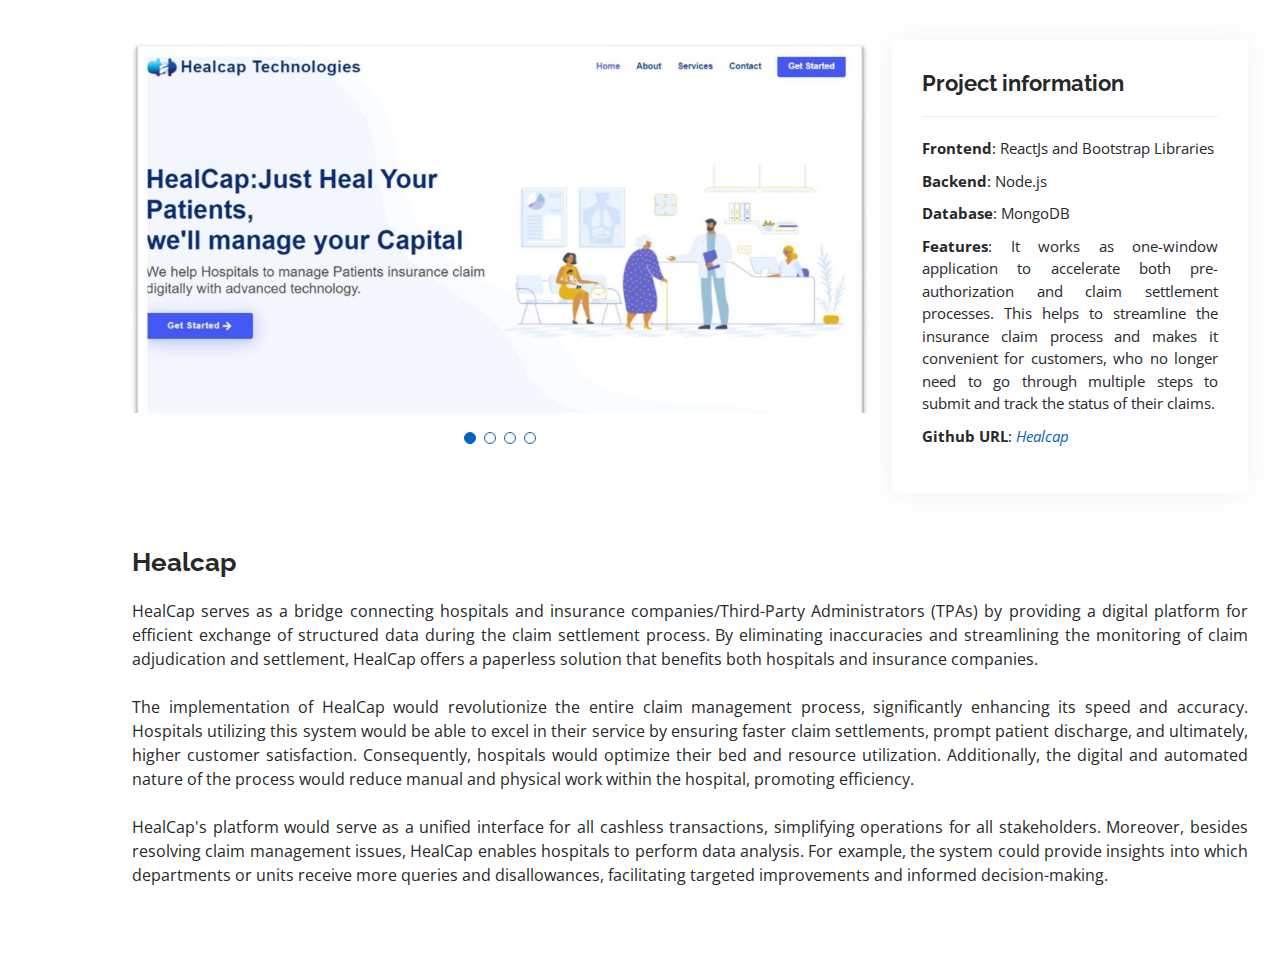
<file: healcap.html>
<!DOCTYPE html>
<html lang="en">

<head>
  <meta charset="utf-8">
  <meta content="width=device-width, initial-scale=1.0" name="viewport">

  <title>Portfolio Details - Personal Bootstrap Template</title>
  <meta content="" name="description">
  <meta content="" name="keywords">

  <!-- Favicons -->
  <link href="assets/img/favicon.png" rel="icon">
  <link href="assets/img/apple-touch-icon.png" rel="apple-touch-icon">

  <!-- Google Fonts -->
  <link href="https://fonts.googleapis.com/css?family=Open+Sans:300,300i,400,400i,600,600i,700,700i|Raleway:300,300i,400,400i,500,500i,600,600i,700,700i|Poppins:300,300i,400,400i,500,500i,600,600i,700,700i" rel="stylesheet">

  <!-- Vendor CSS Files -->
  <link href="assets/vendor/aos/aos.css" rel="stylesheet">
  <link href="assets/vendor/bootstrap/css/bootstrap.min.css" rel="stylesheet">
  <link href="assets/vendor/bootstrap-icons/bootstrap-icons.css" rel="stylesheet">
  <link href="assets/vendor/boxicons/css/boxicons.min.css" rel="stylesheet">
  <link href="assets/vendor/glightbox/css/glightbox.min.css" rel="stylesheet">
  <link href="assets/vendor/swiper/swiper-bundle.min.css" rel="stylesheet">

  <!-- Template Main CSS File -->
  <link href="assets/css/style.css" rel="stylesheet">

  <!-- =======================================================
  * Template Name: MyResume
  * Updated: Jun 13 2023 with Bootstrap v5.3.0
  * Template URL: https://bootstrapmade.com/free-html-bootstrap-template-my-resume/
  * Author: BootstrapMade.com
  * License: https://bootstrapmade.com/license/
  ======================================================== -->
</head>

<body>

  <main id="main">

    <!-- ======= Portfolio Details Section ======= -->
    <section id="portfolio-details" class="portfolio-details">
      <div class="container">

        <div class="row gy-4">

          <div class="col-lg-8">
            <div class="portfolio-details-slider swiper">
              <div class="swiper-wrapper align-items-center">

                <div class="swiper-slide">
                  <img src="assets/img/portfolio/h1.jpg" alt="">
                </div>

                <div class="swiper-slide">
                  <img src="assets/img/portfolio/h2.jpg" alt="">
                </div>

                <div class="swiper-slide">
                  <img src="assets/img/portfolio/h3.jpg" alt="">
                </div>

                <div class="swiper-slide">
                  <img src="assets/img/portfolio/h4.jpg" alt="">
                </div>

              </div>
              <div class="swiper-pagination"></div>
            </div>
          </div>

          <div class="col-lg-4">
            <div class="portfolio-info">
              <h3>Project information</h3>
              <ul>
                <li><strong>Frontend</strong>: ReactJs and Bootstrap Libraries</li>
                <li><strong>Backend</strong>: Node.js</li>
                <li><strong>Database</strong>: MongoDB</li>
                <li style="text-align: justify;"><strong>Features</strong>: It works as one-window application to accelerate both pre-authorization and claim settlement processes. This helps to streamline the insurance claim process and makes it convenient for customers, who no longer need to go through multiple steps to submit and track the status of their claims.</li>
                <li><strong>Github URL</strong>: <a href="https://github.com/Ganesh-coder18/Medical-Settlement-Portal.git" target="_blank"><i>Healcap</i></a></li>
              </ul>
            </div>


            
          </div>

          <div class="portfolio-description">
              <h2>Healcap</h2>
              <p style="text-align: justify;">
               HealCap serves as a bridge connecting hospitals and insurance companies/Third-Party Administrators (TPAs) by providing a digital platform for efficient exchange of structured data during the claim settlement process. By eliminating inaccuracies and streamlining the monitoring of claim adjudication and settlement, HealCap offers a paperless solution that benefits both hospitals and insurance companies.
               <br><br>
               The implementation of HealCap would revolutionize the entire claim management process, significantly enhancing its speed and accuracy. Hospitals utilizing this system would be able to excel in their service by ensuring faster claim settlements, prompt patient discharge, and ultimately, higher customer satisfaction. Consequently, hospitals would optimize their bed and resource utilization. Additionally, the digital and automated nature of the process would reduce manual and physical work within the hospital, promoting efficiency.
               <br><br>
               HealCap's platform would serve as a unified interface for all cashless transactions, simplifying operations for all stakeholders. Moreover, besides resolving claim management issues, HealCap enables hospitals to perform data analysis. For example, the system could provide insights into which departments or units receive more queries and disallowances, facilitating targeted improvements and informed decision-making.
              </p>
            </div>

        </div>

      </div>
    </section><!-- End Portfolio Details Section -->

  </main><!-- End #main -->

  <div id="preloader"></div>
  <a href="#" class="back-to-top d-flex align-items-center justify-content-center"><i class="bi bi-arrow-up-short"></i></a>

  <!-- Vendor JS Files -->
  <script src="assets/vendor/purecounter/purecounter_vanilla.js"></script>
  <script src="assets/vendor/aos/aos.js"></script>
  <script src="assets/vendor/bootstrap/js/bootstrap.bundle.min.js"></script>
  <script src="assets/vendor/glightbox/js/glightbox.min.js"></script>
  <script src="assets/vendor/isotope-layout/isotope.pkgd.min.js"></script>
  <script src="assets/vendor/swiper/swiper-bundle.min.js"></script>
  <script src="assets/vendor/typed.js/typed.umd.js"></script>
  <script src="assets/vendor/waypoints/noframework.waypoints.js"></script>
  <script src="assets/vendor/php-email-form/validate.js"></script>

  <!-- Template Main JS File -->
  <script src="assets/js/main.js"></script>

</body>

</html>
</file>
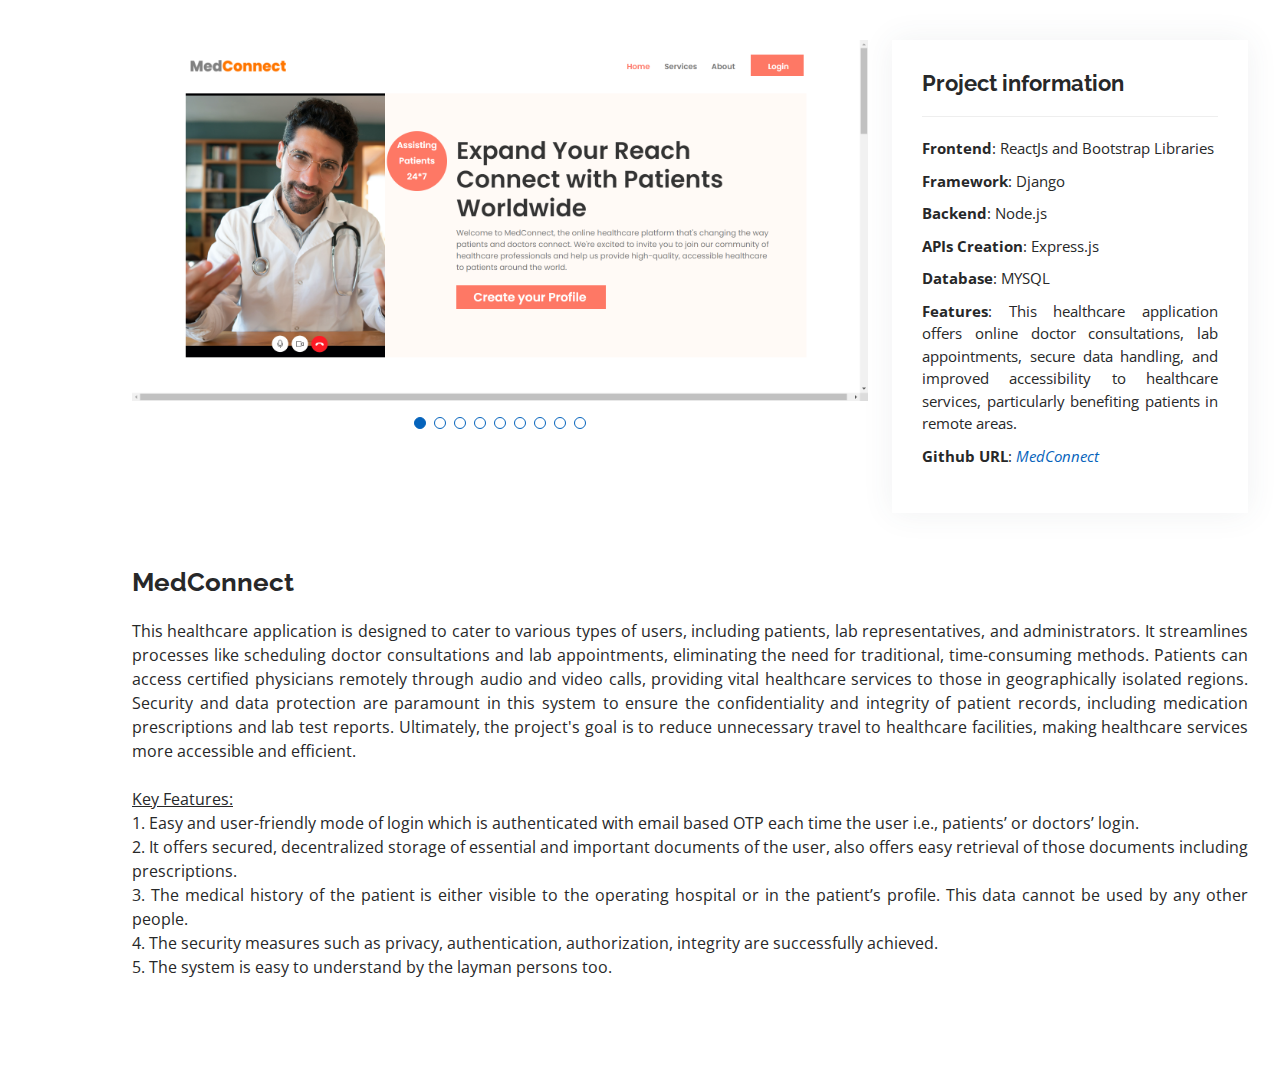
<file: med.html>
<!DOCTYPE html>
<html lang="en">

<head>
  <meta charset="utf-8">
  <meta content="width=device-width, initial-scale=1.0" name="viewport">

  <title>Portfolio Details - Personal Bootstrap Template</title>
  <meta content="" name="description">
  <meta content="" name="keywords">

  <!-- Favicons -->
  <link href="assets/img/favicon.png" rel="icon">
  <link href="assets/img/apple-touch-icon.png" rel="apple-touch-icon">

  <!-- Google Fonts -->
  <link href="https://fonts.googleapis.com/css?family=Open+Sans:300,300i,400,400i,600,600i,700,700i|Raleway:300,300i,400,400i,500,500i,600,600i,700,700i|Poppins:300,300i,400,400i,500,500i,600,600i,700,700i" rel="stylesheet">

  <!-- Vendor CSS Files -->
  <link href="assets/vendor/aos/aos.css" rel="stylesheet">
  <link href="assets/vendor/bootstrap/css/bootstrap.min.css" rel="stylesheet">
  <link href="assets/vendor/bootstrap-icons/bootstrap-icons.css" rel="stylesheet">
  <link href="assets/vendor/boxicons/css/boxicons.min.css" rel="stylesheet">
  <link href="assets/vendor/glightbox/css/glightbox.min.css" rel="stylesheet">
  <link href="assets/vendor/swiper/swiper-bundle.min.css" rel="stylesheet">

  <!-- Template Main CSS File -->
  <link href="assets/css/style.css" rel="stylesheet">

  <!-- =======================================================
  * Template Name: MyResume
  * Updated: Jun 13 2023 with Bootstrap v5.3.0
  * Template URL: https://bootstrapmade.com/free-html-bootstrap-template-my-resume/
  * Author: BootstrapMade.com
  * License: https://bootstrapmade.com/license/
  ======================================================== -->
</head>

<body>

  <main id="main">

    <!-- ======= Portfolio Details Section ======= -->
    <section id="portfolio-details" class="portfolio-details">
      <div class="container">

        <div class="row gy-4">

          <div class="col-lg-8">
            <div class="portfolio-details-slider swiper">
              <div class="swiper-wrapper align-items-center">

                <div class="swiper-slide">
                  <img src="assets/img/portfolio/m1.png" alt="">
                </div>

                <div class="swiper-slide">
                  <img src="assets/img/portfolio/m2.png" alt="">
                </div>

                <div class="swiper-slide">
                  <img src="assets/img/portfolio/m3.png" alt="">
                </div>

                <div class="swiper-slide">
                  <img src="assets/img/portfolio/m4.png" alt="">
                </div>

                <!-- <div class="swiper-slide">
                  <img src="assets/img/portfolio/m5.png" alt="">
                </div> -->

                <div class="swiper-slide">
                  <img src="assets/img/portfolio/m6.png" alt="">
                </div>

                <!-- <div class="swiper-slide">
                  <img src="assets/img/portfolio/m7.png" alt="">
                </div> -->

                <div class="swiper-slide">
                  <img src="assets/img/portfolio/m8.png" alt="">
                </div>

                <div class="swiper-slide">
                  <img src="assets/img/portfolio/m9.png" alt="">
                </div>

                <div class="swiper-slide">
                  <img src="assets/img/portfolio/m10.png" alt="">
                </div>

                <div class="swiper-slide">
                  <img src="assets/img/portfolio/m11.png" alt="">
                </div>

              </div>
              <div class="swiper-pagination"></div>
            </div>
          </div>

          <div class="col-lg-4">
            <div class="portfolio-info">
              <h3>Project information</h3>
              <ul>
                <li><strong>Frontend</strong>: ReactJs and Bootstrap Libraries</li>
                <li><strong>Framework</strong>: Django</li>
                <li><strong>Backend</strong>: Node.js</li>
                <li><strong>APIs Creation</strong>: Express.js</li>
                <li><strong>Database</strong>: MYSQL</li>
                <li style="text-align: justify;"><strong>Features</strong>: This healthcare application offers online doctor consultations, lab appointments, secure data handling, and improved accessibility to healthcare services, particularly benefiting patients in remote areas.</li>
                <li><strong>Github URL</strong>: <a href="https://github.com/Ganesh-coder18/MedConnect.git" target="_blank"><i>MedConnect</i></a></li>
              </ul>
            </div>


            
          </div>

          <div class="portfolio-description">
              <h2>MedConnect</h2>
              <p style="text-align: justify;">
               This healthcare application is designed to cater to various types of users, including patients, lab representatives, and administrators. It streamlines processes like scheduling doctor consultations and lab appointments, eliminating the need for traditional, time-consuming methods. Patients can access certified physicians remotely through audio and video calls, providing vital healthcare services to those in geographically isolated regions. Security and data protection are paramount in this system to ensure the confidentiality and integrity of patient records, including medication prescriptions and lab test reports. Ultimately, the project's goal is to reduce unnecessary travel to healthcare facilities, making healthcare services more accessible and efficient.
               <br><br>
               <u>Key Features:</u><br>
               1. Easy and user-friendly mode of login which is authenticated with email based OTP each time the user i.e., patients’ or doctors’ login.<br>
               2. It offers secured, decentralized storage of essential and important documents of the user, also offers easy retrieval of those documents including prescriptions.<br>
               3. The medical history of the patient is either visible to the operating hospital or in the patient’s profile. This data cannot be used by any other people.
               <br>
               4. The security measures such as privacy, authentication, authorization, integrity are successfully achieved.
               <br>
               5. The system is easy to understand by the layman persons too.
               <br><br>
               
              </p>
            </div>

        </div>

      </div>
    </section><!-- End Portfolio Details Section -->

  </main><!-- End #main -->

  <div id="preloader"></div>
  <a href="#" class="back-to-top d-flex align-items-center justify-content-center"><i class="bi bi-arrow-up-short"></i></a>

  <!-- Vendor JS Files -->
  <script src="assets/vendor/purecounter/purecounter_vanilla.js"></script>
  <script src="assets/vendor/aos/aos.js"></script>
  <script src="assets/vendor/bootstrap/js/bootstrap.bundle.min.js"></script>
  <script src="assets/vendor/glightbox/js/glightbox.min.js"></script>
  <script src="assets/vendor/isotope-layout/isotope.pkgd.min.js"></script>
  <script src="assets/vendor/swiper/swiper-bundle.min.js"></script>
  <script src="assets/vendor/typed.js/typed.umd.js"></script>
  <script src="assets/vendor/waypoints/noframework.waypoints.js"></script>
  <script src="assets/vendor/php-email-form/validate.js"></script>

  <!-- Template Main JS File -->
  <script src="assets/js/main.js"></script>

</body>

</html>
</file>
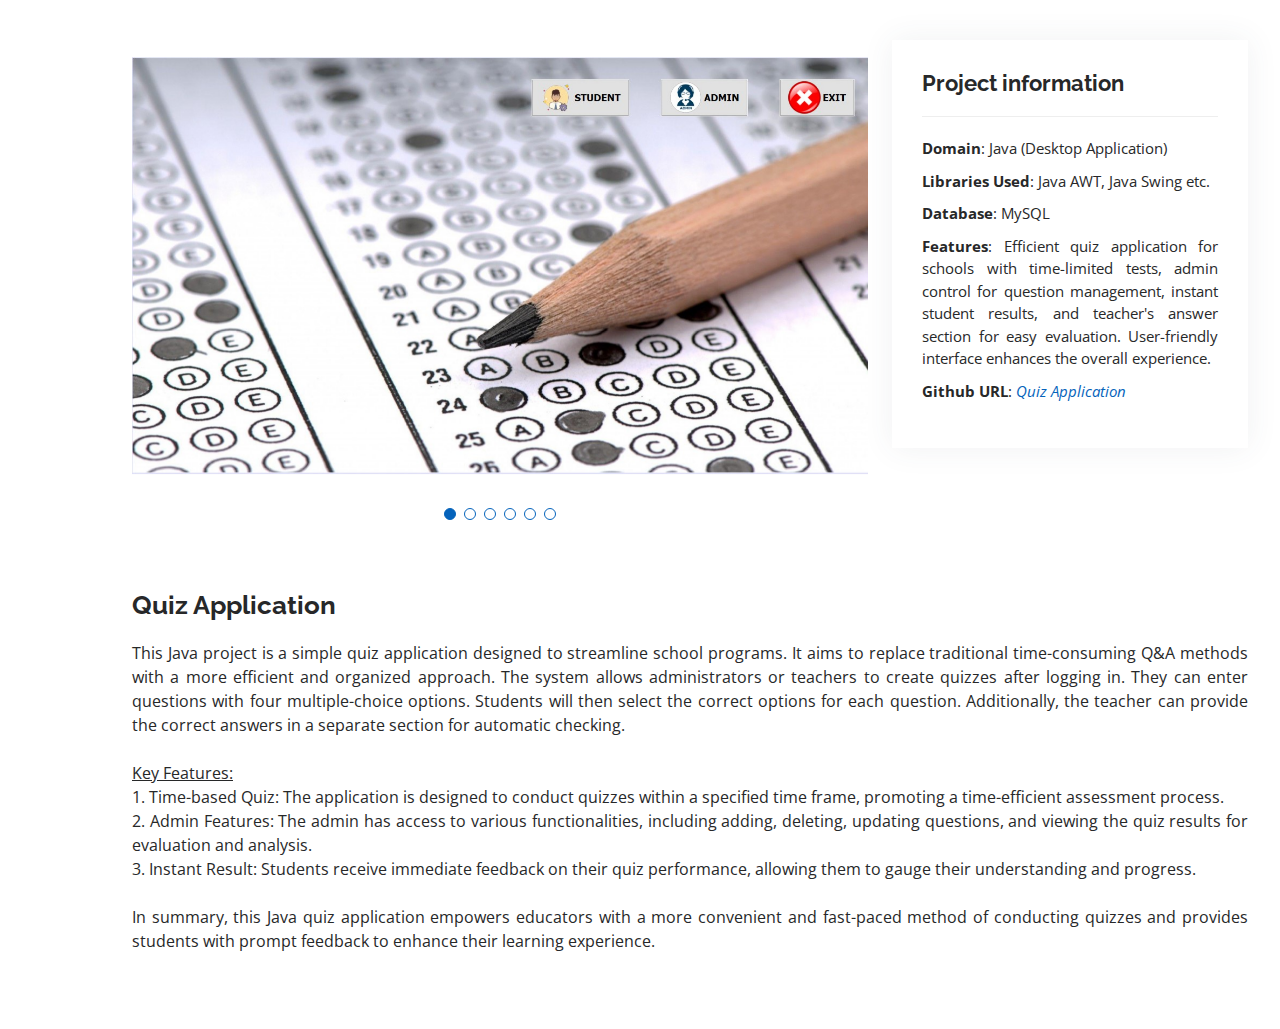
<file: quizapp.html>
<!DOCTYPE html>
<html lang="en">

<head>
  <meta charset="utf-8">
  <meta content="width=device-width, initial-scale=1.0" name="viewport">

  <title>Portfolio Details - Personal Bootstrap Template</title>
  <meta content="" name="description">
  <meta content="" name="keywords">

  <!-- Favicons -->
  <link href="assets/img/favicon.png" rel="icon">
  <link href="assets/img/apple-touch-icon.png" rel="apple-touch-icon">

  <!-- Google Fonts -->
  <link href="https://fonts.googleapis.com/css?family=Open+Sans:300,300i,400,400i,600,600i,700,700i|Raleway:300,300i,400,400i,500,500i,600,600i,700,700i|Poppins:300,300i,400,400i,500,500i,600,600i,700,700i" rel="stylesheet">

  <!-- Vendor CSS Files -->
  <link href="assets/vendor/aos/aos.css" rel="stylesheet">
  <link href="assets/vendor/bootstrap/css/bootstrap.min.css" rel="stylesheet">
  <link href="assets/vendor/bootstrap-icons/bootstrap-icons.css" rel="stylesheet">
  <link href="assets/vendor/boxicons/css/boxicons.min.css" rel="stylesheet">
  <link href="assets/vendor/glightbox/css/glightbox.min.css" rel="stylesheet">
  <link href="assets/vendor/swiper/swiper-bundle.min.css" rel="stylesheet">

  <!-- Template Main CSS File -->
  <link href="assets/css/style.css" rel="stylesheet">

  <!-- =======================================================
  * Template Name: MyResume
  * Updated: Jun 13 2023 with Bootstrap v5.3.0
  * Template URL: https://bootstrapmade.com/free-html-bootstrap-template-my-resume/
  * Author: BootstrapMade.com
  * License: https://bootstrapmade.com/license/
  ======================================================== -->
</head>

<body>

  <main id="main">

    <!-- ======= Portfolio Details Section ======= -->
    <section id="portfolio-details" class="portfolio-details">
      <div class="container">

        <div class="row gy-4">

          <div class="col-lg-8">
            <div class="portfolio-details-slider swiper">
              <div class="swiper-wrapper align-items-center">

                <div class="swiper-slide">
                  <img src="assets/img/portfolio/q1.jpg" alt="">
                </div>

                <div class="swiper-slide">
                  <img src="assets/img/portfolio/q2.jpg" alt="">
                </div>

                <div class="swiper-slide">
                  <img src="assets/img/portfolio/q3.jpg" alt="">
                </div>

                <div class="swiper-slide">
                  <img src="assets/img/portfolio/q4.jpg" alt="">
                </div>

                <div class="swiper-slide">
                  <img src="assets/img/portfolio/q5.jpg" alt="">
                </div>

                <div class="swiper-slide">
                  <img src="assets/img/portfolio/q6.jpg" alt="">
                </div>

              </div>
              <div class="swiper-pagination"></div>
            </div>
          </div>

          <div class="col-lg-4">
            <div class="portfolio-info">
              <h3>Project information</h3>
              <ul>
                <li><strong>Domain</strong>: Java (Desktop Application)</li>
                <li><strong>Libraries Used</strong>: Java AWT, Java Swing etc.</li>
                <li><strong>Database</strong>: MySQL</li>
                <li style="text-align: justify;"><strong>Features</strong>: Efficient quiz application for schools with time-limited tests, admin control for question management, instant student results, and teacher's answer section for easy evaluation. User-friendly interface enhances the overall experience.</li>
                <li><strong>Github URL</strong>: <a href="https://github.com/Ganesh-coder18/Quiz-Application.git" target="_blank"><i>Quiz Application</i></a></li>
              </ul>
            </div>


            
          </div>

          <div class="portfolio-description">
              <h2>Quiz Application</h2>
              <p style="text-align: justify;">
               This Java project is a simple quiz application designed to streamline school programs. It aims to replace traditional time-consuming Q&A methods with a more efficient and organized approach. The system allows administrators or teachers to create quizzes after logging in. They can enter questions with four multiple-choice options. Students will then select the correct options for each question. Additionally, the teacher can provide the correct answers in a separate section for automatic checking.
               <br><br>
               <u>Key Features:</u><br>
               1. Time-based Quiz: The application is designed to conduct quizzes within a specified time frame, promoting a time-efficient assessment process.<br>
               2. Admin Features: The admin has access to various functionalities, including adding, deleting, updating questions, and viewing the quiz results for evaluation and analysis.<br>
               3. Instant Result: Students receive immediate feedback on their quiz performance, allowing them to gauge their understanding and progress.
               <br><br>
               In summary, this Java quiz application empowers educators with a more convenient and fast-paced method of conducting quizzes and provides students with prompt feedback to enhance their learning experience.
              </p>
            </div>

        </div>

      </div>
    </section><!-- End Portfolio Details Section -->

  </main><!-- End #main -->

  <div id="preloader"></div>
  <a href="#" class="back-to-top d-flex align-items-center justify-content-center"><i class="bi bi-arrow-up-short"></i></a>

  <!-- Vendor JS Files -->
  <script src="assets/vendor/purecounter/purecounter_vanilla.js"></script>
  <script src="assets/vendor/aos/aos.js"></script>
  <script src="assets/vendor/bootstrap/js/bootstrap.bundle.min.js"></script>
  <script src="assets/vendor/glightbox/js/glightbox.min.js"></script>
  <script src="assets/vendor/isotope-layout/isotope.pkgd.min.js"></script>
  <script src="assets/vendor/swiper/swiper-bundle.min.js"></script>
  <script src="assets/vendor/typed.js/typed.umd.js"></script>
  <script src="assets/vendor/waypoints/noframework.waypoints.js"></script>
  <script src="assets/vendor/php-email-form/validate.js"></script>

  <!-- Template Main JS File -->
  <script src="assets/js/main.js"></script>

</body>

</html>
</file>
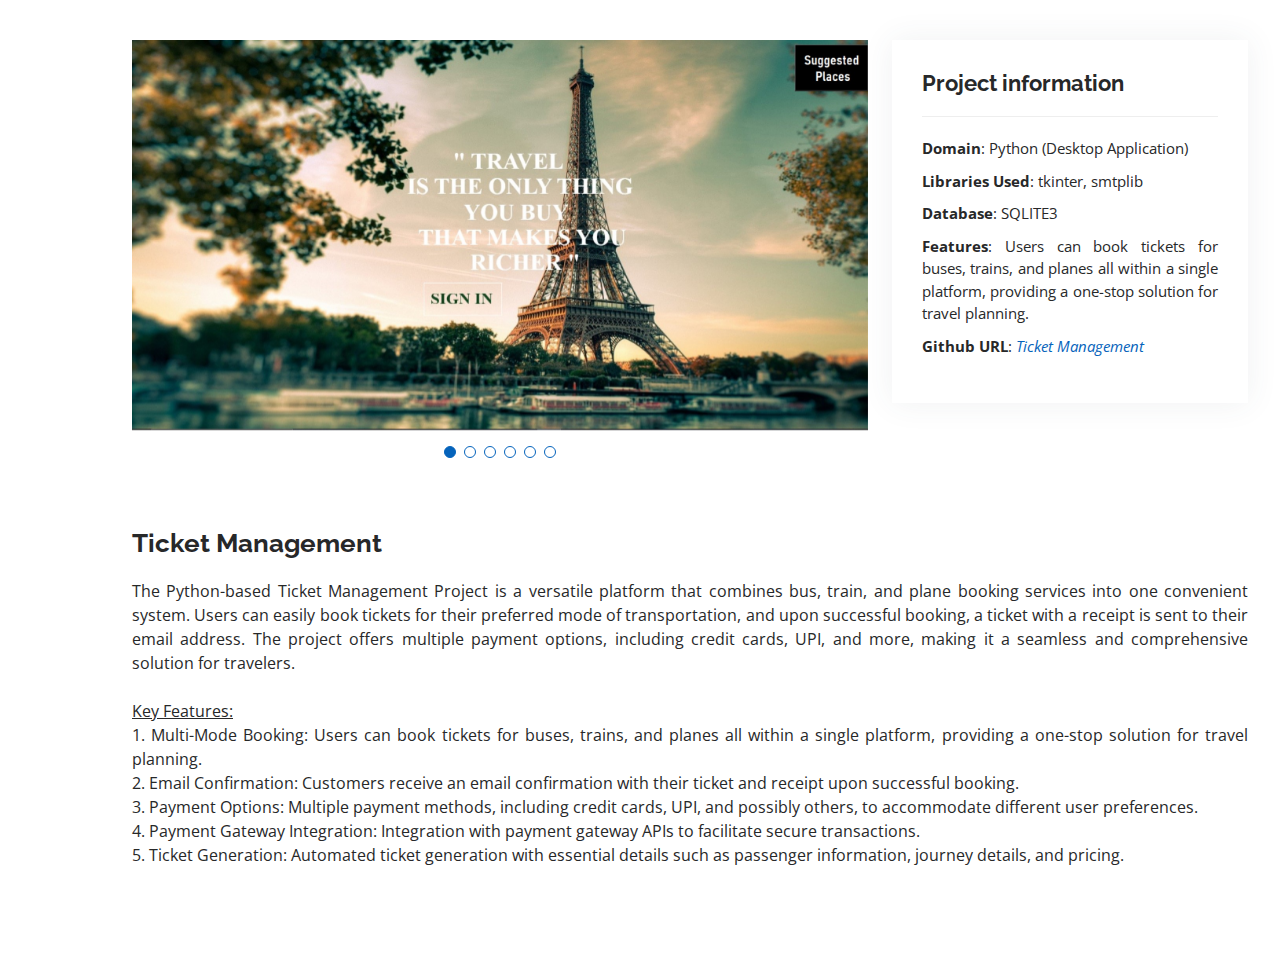
<file: ticket.html>
<!DOCTYPE html>
<html lang="en">

<head>
  <meta charset="utf-8">
  <meta content="width=device-width, initial-scale=1.0" name="viewport">

  <title>Portfolio Details - Personal Bootstrap Template</title>
  <meta content="" name="description">
  <meta content="" name="keywords">

  <!-- Favicons -->
  <link href="assets/img/favicon.png" rel="icon">
  <link href="assets/img/apple-touch-icon.png" rel="apple-touch-icon">

  <!-- Google Fonts -->
  <link href="https://fonts.googleapis.com/css?family=Open+Sans:300,300i,400,400i,600,600i,700,700i|Raleway:300,300i,400,400i,500,500i,600,600i,700,700i|Poppins:300,300i,400,400i,500,500i,600,600i,700,700i" rel="stylesheet">

  <!-- Vendor CSS Files -->
  <link href="assets/vendor/aos/aos.css" rel="stylesheet">
  <link href="assets/vendor/bootstrap/css/bootstrap.min.css" rel="stylesheet">
  <link href="assets/vendor/bootstrap-icons/bootstrap-icons.css" rel="stylesheet">
  <link href="assets/vendor/boxicons/css/boxicons.min.css" rel="stylesheet">
  <link href="assets/vendor/glightbox/css/glightbox.min.css" rel="stylesheet">
  <link href="assets/vendor/swiper/swiper-bundle.min.css" rel="stylesheet">

  <!-- Template Main CSS File -->
  <link href="assets/css/style.css" rel="stylesheet">

  <!-- =======================================================
  * Template Name: MyResume
  * Updated: Jun 13 2023 with Bootstrap v5.3.0
  * Template URL: https://bootstrapmade.com/free-html-bootstrap-template-my-resume/
  * Author: BootstrapMade.com
  * License: https://bootstrapmade.com/license/
  ======================================================== -->
</head>

<body>

  <main id="main">

    <!-- ======= Portfolio Details Section ======= -->
    <section id="portfolio-details" class="portfolio-details">
      <div class="container">

        <div class="row gy-4">

          <div class="col-lg-8">
            <div class="portfolio-details-slider swiper">
              <div class="swiper-wrapper align-items-center">

                <div class="swiper-slide">
                  <img src="assets/img/portfolio/t1.jpg" alt="">
                </div>

                <div class="swiper-slide">
                  <img src="assets/img/portfolio/t2.jpg" alt="">
                </div>

                <div class="swiper-slide">
                  <img src="assets/img/portfolio/t3.jpg" alt="">
                </div>

                <div class="swiper-slide">
                  <img src="assets/img/portfolio/t4.jpg" alt="">
                </div>

                <div class="swiper-slide">
                  <img src="assets/img/portfolio/t5.jpg" alt="">
                </div>

                <div class="swiper-slide">
                  <img src="assets/img/portfolio/t6.jpg" alt="">
                </div>

              </div>
              <div class="swiper-pagination"></div>
            </div>
          </div>

          <div class="col-lg-4">
            <div class="portfolio-info">
              <h3>Project information</h3>
              <ul>
                <li><strong>Domain</strong>: Python (Desktop Application)</li>
                <li><strong>Libraries Used</strong>: tkinter, smtplib</li>
                <li><strong>Database</strong>: SQLITE3</li>
                <li style="text-align: justify;"><strong>Features</strong>: Users can book tickets for buses, trains, and planes all within a single platform, providing a one-stop solution for travel planning.</li>
                <li><strong>Github URL</strong>: <a href="https://github.com/Ganesh-coder18/Ticket-Booking.git" target="_blank"><i>Ticket Management</i></a></li>
              </ul>
            </div>


            
          </div>

          <div class="portfolio-description">
              <h2>Ticket Management</h2>
              <p style="text-align: justify;">
               The Python-based Ticket Management Project is a versatile platform that combines bus, train, and plane booking services into one convenient system. Users can easily book tickets for their preferred mode of transportation, and upon successful booking, a ticket with a receipt is sent to their email address. The project offers multiple payment options, including credit cards, UPI, and more, making it a seamless and comprehensive solution for travelers.
               <br><br>
               <u>Key Features:</u><br>
               1. Multi-Mode Booking: Users can book tickets for buses, trains, and planes all within a single platform, providing a one-stop solution for travel planning.<br>
               2. Email Confirmation: Customers receive an email confirmation with their ticket and receipt upon successful booking.<br>
               3. Payment Options: Multiple payment methods, including credit cards, UPI, and possibly others, to accommodate different user preferences.
               <br>
               4. Payment Gateway Integration: Integration with payment gateway APIs to facilitate secure transactions.
               <br>
               5. Ticket Generation: Automated ticket generation with essential details such as passenger information, journey details, and pricing.
               <br><br>
               
              </p>
          </div>


        </div>

      </div>
    </section><!-- End Portfolio Details Section -->

  </main><!-- End #main -->

  <div id="preloader"></div>
  <a href="#" class="back-to-top d-flex align-items-center justify-content-center"><i class="bi bi-arrow-up-short"></i></a>

  <!-- Vendor JS Files -->
  <script src="assets/vendor/purecounter/purecounter_vanilla.js"></script>
  <script src="assets/vendor/aos/aos.js"></script>
  <script src="assets/vendor/bootstrap/js/bootstrap.bundle.min.js"></script>
  <script src="assets/vendor/glightbox/js/glightbox.min.js"></script>
  <script src="assets/vendor/isotope-layout/isotope.pkgd.min.js"></script>
  <script src="assets/vendor/swiper/swiper-bundle.min.js"></script>
  <script src="assets/vendor/typed.js/typed.umd.js"></script>
  <script src="assets/vendor/waypoints/noframework.waypoints.js"></script>
  <script src="assets/vendor/php-email-form/validate.js"></script>

  <!-- Template Main JS File -->
  <script src="assets/js/main.js"></script>

</body>

</html>
</file>
<file: assets/css/style.css>
/**
* Template Name: MyResume
* Updated: Jun 13 2023 with Bootstrap v5.3.0
* Template URL: https://bootstrapmade.com/free-html-bootstrap-template-my-resume/
* Author: BootstrapMade.com
* License: https://bootstrapmade.com/license/
*/

/*--------------------------------------------------------------
# General
--------------------------------------------------------------*/
body {
  font-family: "Open Sans", sans-serif;
  color: #272829;
}

a {
  color: #0563bb;
  text-decoration: none;
}

a:hover {
  color: #067ded;
  text-decoration: none;
}

h1,
h2,
h3,
h4,
h5,
h6 {
  font-family: "Raleway", sans-serif;
}

/*--------------------------------------------------------------
# Back to top button
--------------------------------------------------------------*/
.back-to-top {
  position: fixed;
  visibility: hidden;
  opacity: 0;
  right: 15px;
  bottom: 15px;
  z-index: 996;
  background: #0563bb;
  width: 40px;
  height: 40px;
  border-radius: 50px;
  transition: all 0.4s;
}

.back-to-top i {
  font-size: 28px;
  color: #fff;
  line-height: 0;
}

.back-to-top:hover {
  background: #0678e3;
  color: #fff;
}

.back-to-top.active {
  visibility: visible;
  opacity: 1;
}

/*--------------------------------------------------------------
# Preloader
--------------------------------------------------------------*/
#preloader {
  position: fixed;
  top: 0;
  left: 0;
  right: 0;
  bottom: 0;
  z-index: 9999;
  overflow: hidden;
  background: #fff;
}

#preloader:before {
  content: "";
  position: fixed;
  top: calc(50% - 30px);
  left: calc(50% - 30px);
  border: 6px solid #0563bb;
  border-top-color: #fff;
  border-bottom-color: #fff;
  border-radius: 50%;
  width: 60px;
  height: 60px;
  animation: animate-preloader 1s linear infinite;
}

@keyframes animate-preloader {
  0% {
    transform: rotate(0deg);
  }

  100% {
    transform: rotate(360deg);
  }
}

/*--------------------------------------------------------------
# Disable aos animation delay on mobile devices
--------------------------------------------------------------*/
@media screen and (max-width: 768px) {
  [data-aos-delay] {
    transition-delay: 0 !important;
  }
}

/*--------------------------------------------------------------
# Header
--------------------------------------------------------------*/
#header {
  position: fixed;
  top: 0;
  left: 0;
  bottom: 0;
  z-index: 9997;
  transition: all 0.5s;
  padding: 15px;
  overflow-y: auto;
}

@media (max-width: 991px) {
  #header {
    width: 300px;
    background: #fff;
    border-right: 1px solid #e6e9ec;
    left: -300px;
  }
}

@media (min-width: 991px) {
  #main {
    margin-left: 100px;
  }
}

/*--------------------------------------------------------------
# Navigation Menu
--------------------------------------------------------------*/
/**
* Desktop Navigation 
*/
.nav-menu {
  padding: 0;
  display: block;
}

.nav-menu * {
  margin: 0;
  padding: 0;
  list-style: none;
}

.nav-menu>ul>li {
  position: relative;
  white-space: nowrap;
}

.nav-menu a,
.nav-menu a:focus {
  display: flex;
  align-items: center;
  color: #45505b;
  padding: 10px 18px;
  margin-bottom: 8px;
  transition: 0.3s;
  font-size: 15px;
  border-radius: 50px;
  background: #f2f3f5;
  height: 56px;
  width: 100%;
  overflow: hidden;
  transition: 0.3s;
}

.nav-menu a i,
.nav-menu a:focus i {
  font-size: 20px;
}

.nav-menu a span,
.nav-menu a:focus span {
  padding: 0 5px 0 7px;
  color: #45505b;
}

@media (min-width: 992px) {

  .nav-menu a,
  .nav-menu a:focus {
    width: 56px;
  }

  .nav-menu a span,
  .nav-menu a:focus span {
    display: none;
    color: #fff;
  }
}

.nav-menu a:hover,
.nav-menu .active,
.nav-menu .active:focus,
.nav-menu li:hover>a {
  color: #fff;
  background: #0563bb;
}

.nav-menu a:hover span,
.nav-menu .active span,
.nav-menu .active:focus span,
.nav-menu li:hover>a span {
  color: #fff;
}

.nav-menu a:hover,
.nav-menu li:hover>a {
  width: 100%;
  color: #fff;
}

.nav-menu a:hover span,
.nav-menu li:hover>a span {
  display: block;
}

/**
* Mobile Navigation 
*/
.mobile-nav-toggle {
  position: fixed;
  right: 10px;
  top: 10px;
  z-index: 9998;
  border: 0;
  background: none;
  font-size: 28px;
  transition: all 0.4s;
  outline: none !important;
  line-height: 0;
  cursor: pointer;
  border-radius: 50px;
  padding: 5px;
}

.mobile-nav-toggle i {
  color: #45505b;
}

.mobile-nav-active {
  overflow: hidden;
}

.mobile-nav-active #header {
  left: 0;
}

.mobile-nav-active .mobile-nav-toggle {
  color: #fff;
  background-color: #0563bb;
}

/*--------------------------------------------------------------
# Hero Section
--------------------------------------------------------------*/
#hero {
  width: 100%;
  height: 100vh;
  background: url("../img/25335.jpg") top right no-repeat;
  background-size: cover;
  position: relative;
}

@media (min-width: 992px) {
  #hero {
    padding-left: 160px;
  }
}

#hero:before {
  content: "";
  background: rgba(255, 255, 255, 0.8);
  position: absolute;
  bottom: 0;
  top: 0;
  left: 0;
  right: 0;
}

#hero h1 {
  margin: 0;
  font-size: 64px;
  font-weight: 700;
  line-height: 56px;
  color: #45505b;
}

#hero p {
  color: #45505b;
  margin: 15px 0 0 0;
  font-size: 26px;
  font-family: "Poppins", sans-serif;
}

#hero p span {
  color: #0563bb;
  letter-spacing: 1px;
}

#hero .social-links {
  margin-top: 30px;
}

#hero .social-links a {
  font-size: 24px;
  display: inline-block;
  color: #45505b;
  line-height: 1;
  margin-right: 20px;
  transition: 0.3s;
}

#hero .social-links a:hover {
  color: #0563bb;
}

@media (max-width: 992px) {
  #hero {
    text-align: center;
  }

  #hero h1 {
    font-size: 32px;
    line-height: 36px;
  }

  #hero p {
    margin-top: 10px;
    font-size: 20px;
    line-height: 24px;
  }
}

/*--------------------------------------------------------------
# Sections General
--------------------------------------------------------------*/
section {
  padding: 60px 0;
  overflow: hidden;
}

.section-title {
  text-align: center;
  padding-bottom: 30px;
}

.section-title h2 {
  font-size: 32px;
  font-weight: bold;
  text-transform: uppercase;
  margin-bottom: 20px;
  padding-bottom: 20px;
  position: relative;
  color: #45505b;
}

.section-title h2::before {
  content: "";
  position: absolute;
  display: block;
  width: 120px;
  height: 1px;
  background: #ddd;
  bottom: 1px;
  left: calc(50% - 60px);
}

.section-title h2::after {
  content: "";
  position: absolute;
  display: block;
  width: 40px;
  height: 3px;
  background: #0563bb;
  bottom: 0;
  left: calc(50% - 20px);
}

.section-title p {
  margin-bottom: 0;
}

/*--------------------------------------------------------------
# About
--------------------------------------------------------------*/
.about .content h3 {
  font-weight: 700;
  font-size: 26px;
  color: #728394;
}

.about .content ul {
  list-style: none;
  padding: 0;
}

.about .content ul li {
  margin-bottom: 20px;
  display: flex;
  align-items: center;
}

.about .content ul strong {
  margin-right: 10px;
}

.about .content ul i {
  font-size: 16px;
  margin-right: 5px;
  color: #0563bb;
  line-height: 0;
}

.about .content p:last-child {
  margin-bottom: 0;
}

/*--------------------------------------------------------------
# Facts
--------------------------------------------------------------*/
.facts .count-box {
  padding: 30px 30px 25px 30px;
  margin-top: 30px;
  width: 100%;
  position: relative;
  text-align: center;
  background: #fff;
}

.facts .count-box i {
  position: absolute;
  top: -25px;
  left: 50%;
  transform: translateX(-50%);
  font-size: 24px;
  background: #0563bb;
  color: #fff;
  border-radius: 50px;
  display: inline-flex;
  align-items: center;
  justify-content: center;
  width: 48px;
  height: 48px;
}

.facts .count-box span {
  font-size: 36px;
  display: block;
  font-weight: 600;
  color: #011426;
}

.facts .count-box p {
  padding: 0;
  margin: 0;
  font-family: "Raleway", sans-serif;
  font-size: 14px;
}

/*--------------------------------------------------------------
# Akills
--------------------------------------------------------------*/
.skills .progress {
  height: 60px;
  display: block;
  background: none;
  border-radius: 0;
}

.skills .progress .skill {
  padding: 10px 0;
  margin: 0;
  text-transform: uppercase;
  display: block;
  font-weight: 600;
  font-family: "Poppins", sans-serif;
  color: #45505b;
}

.skills .progress .skill .val {
  float: right;
  font-style: normal;
}

.skills .progress-bar-wrap {
  background: #f2f3f5;
}

.skills .progress-bar {
  width: 1px;
  height: 10px;
  transition: 0.9s;
  background-color: #0563bb;
}

/*--------------------------------------------------------------
# Resume
--------------------------------------------------------------*/
.resume .resume-title {
  font-size: 26px;
  font-weight: 700;
  margin-top: 20px;
  margin-bottom: 20px;
  color: #45505b;
}

.resume .resume-item {
  padding: 0 0 20px 20px;
  margin-top: -2px;
  border-left: 2px solid #0563bb;
  position: relative;
}

.resume .resume-item h4 {
  line-height: 18px;
  font-size: 18px;
  font-weight: 600;
  text-transform: uppercase;
  font-family: "Poppins", sans-serif;
  color: #0563bb;
  margin-bottom: 10px;
}

.resume .resume-item h5 {
  font-size: 16px;
  background: #f7f8f9;
  padding: 5px 15px;
  display: inline-block;
  font-weight: 600;
  margin-bottom: 10px;
}

.resume .resume-item ul {
  padding-left: 20px;
}

.resume .resume-item ul li {
  padding-bottom: 10px;
}

.resume .resume-item:last-child {
  padding-bottom: 0;
}

.resume .resume-item::before {
  content: "";
  position: absolute;
  width: 16px;
  height: 16px;
  border-radius: 50px;
  left: -9px;
  top: 0;
  background: #fff;
  border: 2px solid #0563bb;
}

/*--------------------------------------------------------------
# Portfolio
--------------------------------------------------------------*/
.portfolio .portfolio-item {
  margin-bottom: 30px;
}

.portfolio #portfolio-flters {
  padding: 0;
  margin: 0 auto 25px auto;
  list-style: none;
  text-align: center;
  background: #fff;
  border-radius: 50px;
  padding: 2px 15px;
}

.portfolio #portfolio-flters li {
  cursor: pointer;
  display: inline-block;
  padding: 10px 15px;
  font-size: 14px;
  font-weight: 600;
  line-height: 1;
  text-transform: uppercase;
  color: #272829;
  margin-bottom: 5px;
  transition: all 0.3s ease-in-out;
}

.portfolio #portfolio-flters li:hover,
.portfolio #portfolio-flters li.filter-active {
  color: #0563bb;
}

.portfolio #portfolio-flters li:last-child {
  margin-right: 0;
}

.portfolio .portfolio-wrap {
  transition: 0.3s;
  position: relative;
  overflow: hidden;
  z-index: 1;
  background: rgba(69, 80, 91, 0.8);
}

.portfolio .portfolio-wrap::before {
  content: "";
  background: rgba(255, 255, 255, 0.7);
  position: absolute;
  left: 30px;
  right: 30px;
  top: 30px;
  bottom: 30px;
  transition: all ease-in-out 0.3s;
  z-index: 2;
  opacity: 0;
}

.portfolio .portfolio-wrap .portfolio-info {
  opacity: 0;
  position: absolute;
  top: 0;
  left: 0;
  right: 0;
  bottom: 0;
  text-align: center;
  z-index: 3;
  transition: all ease-in-out 0.3s;
  display: flex;
  flex-direction: column;
  justify-content: center;
  align-items: center;
}

.portfolio .portfolio-wrap .portfolio-info::before {
  display: block;
  content: "";
  width: 48px;
  height: 48px;
  position: absolute;
  top: 35px;
  left: 35px;
  border-top: 3px solid #d7dce1;
  border-left: 3px solid #d7dce1;
  transition: all 0.5s ease 0s;
  z-index: 9994;
}

.portfolio .portfolio-wrap .portfolio-info::after {
  display: block;
  content: "";
  width: 48px;
  height: 48px;
  position: absolute;
  bottom: 35px;
  right: 35px;
  border-bottom: 3px solid #d7dce1;
  border-right: 3px solid #d7dce1;
  transition: all 0.5s ease 0s;
  z-index: 9994;
}

.portfolio .portfolio-wrap .portfolio-info h4 {
  font-size: 20px;
  color: #45505b;
  font-weight: 600;
}

.portfolio .portfolio-wrap .portfolio-info p {
  color: #45505b;
  font-size: 14px;
  text-transform: uppercase;
  padding: 0;
  margin: 0;
}

.portfolio .portfolio-wrap .portfolio-links {
  text-align: center;
  z-index: 4;
}

.portfolio .portfolio-wrap .portfolio-links a {
  color: #45505b;
  margin: 0 2px;
  font-size: 28px;
  display: inline-block;
  transition: 0.3s;
}

.portfolio .portfolio-wrap .portfolio-links a:hover {
  color: #148af9;
}

.portfolio .portfolio-wrap:hover::before {
  top: 0;
  left: 0;
  right: 0;
  bottom: 0;
  opacity: 1;
}

.portfolio .portfolio-wrap:hover .portfolio-info {
  opacity: 1;
}

.portfolio .portfolio-wrap:hover .portfolio-info::before {
  top: 15px;
  left: 15px;
}

.portfolio .portfolio-wrap:hover .portfolio-info::after {
  bottom: 15px;
  right: 15px;
}

/*--------------------------------------------------------------
# Portfolio Details
--------------------------------------------------------------*/
.portfolio-details {
  padding-top: 40px;
}

.portfolio-details .portfolio-details-slider img {
  width: 100%;
}

.portfolio-details .portfolio-details-slider .swiper-pagination {
  margin-top: 20px;
  position: relative;
}

.portfolio-details .portfolio-details-slider .swiper-pagination .swiper-pagination-bullet {
  width: 12px;
  height: 12px;
  background-color: #fff;
  opacity: 1;
  border: 1px solid #0563bb;
}

.portfolio-details .portfolio-details-slider .swiper-pagination .swiper-pagination-bullet-active {
  background-color: #0563bb;
}

.portfolio-details .portfolio-info {
  padding: 30px;
  box-shadow: 0px 0 30px rgba(69, 80, 91, 0.08);
}

.portfolio-details .portfolio-info h3 {
  font-size: 22px;
  font-weight: 700;
  margin-bottom: 20px;
  padding-bottom: 20px;
  border-bottom: 1px solid #eee;
}

.portfolio-details .portfolio-info ul {
  list-style: none;
  padding: 0;
  font-size: 15px;
}

.portfolio-details .portfolio-info ul li+li {
  margin-top: 10px;
}

.portfolio-details .portfolio-description {
  padding-top: 30px;
}

.portfolio-details .portfolio-description h2 {
  font-size: 26px;
  font-weight: 700;
  margin-bottom: 20px;
}

.portfolio-details .portfolio-description p {
  padding: 0;
}

/*--------------------------------------------------------------
# Services
--------------------------------------------------------------*/
.services .icon-box {
  text-align: center;
  padding: 70px 20px 80px 20px;
  transition: all ease-in-out 0.3s;
  background: #fff;
  box-shadow: 0px 5px 90px 0px rgba(110, 123, 131, 0.05);
}

.services .icon-box .icon {
  margin: 0 auto;
  width: 100px;
  height: 100px;
  display: flex;
  align-items: center;
  justify-content: center;
  transition: ease-in-out 0.3s;
  position: relative;
}

.services .icon-box .icon i {
  font-size: 36px;
  transition: 0.5s;
  position: relative;
}

.services .icon-box .icon svg {
  position: absolute;
  top: 0;
  left: 0;
}

.services .icon-box .icon svg path {
  transition: 0.5s;
  fill: #f5f5f5;
}

.services .icon-box h4 {
  font-weight: 600;
  margin: 10px 0 15px 0;
  font-size: 22px;
}

.services .icon-box h4 a {
  color: #45505b;
  transition: ease-in-out 0.3s;
}

.services .icon-box p {
  line-height: 24px;
  font-size: 14px;
  margin-bottom: 0;
}

.services .icon-box:hover {
  border-color: #fff;
  box-shadow: 0px 0 35px 0 rgba(0, 0, 0, 0.08);
}

.services .iconbox-blue i {
  color: #47aeff;
}

.services .iconbox-blue:hover .icon i {
  color: #fff;
}

.services .iconbox-blue:hover .icon path {
  fill: #47aeff;
}

.services .iconbox-orange i {
  color: #ffa76e;
}

.services .iconbox-orange:hover .icon i {
  color: #fff;
}

.services .iconbox-orange:hover .icon path {
  fill: #ffa76e;
}

.services .iconbox-pink i {
  color: #e80368;
}

.services .iconbox-pink:hover .icon i {
  color: #fff;
}

.services .iconbox-pink:hover .icon path {
  fill: #e80368;
}

.services .iconbox-yellow i {
  color: #ffbb2c;
}

.services .iconbox-yellow:hover .icon i {
  color: #fff;
}

.services .iconbox-yellow:hover .icon path {
  fill: #ffbb2c;
}

.services .iconbox-red i {
  color: #ff5828;
}

.services .iconbox-red:hover .icon i {
  color: #fff;
}

.services .iconbox-red:hover .icon path {
  fill: #ff5828;
}

.services .iconbox-teal i {
  color: #11dbcf;
}

.services .iconbox-teal:hover .icon i {
  color: #fff;
}

.services .iconbox-teal:hover .icon path {
  fill: #11dbcf;
}

/*--------------------------------------------------------------
# Testimonials
--------------------------------------------------------------*/
.testimonials .section-header {
  margin-bottom: 40px;
}

.testimonials .testimonials-carousel,
.testimonials .testimonials-slider {
  overflow: hidden;
}

.testimonials .testimonial-item {
  text-align: center;
}

.testimonials .testimonial-item .testimonial-img {
  width: 120px;
  border-radius: 50%;
  border: 4px solid #fff;
  margin: 0 auto;
}

.testimonials .testimonial-item h3 {
  font-size: 20px;
  font-weight: bold;
  margin: 10px 0 5px 0;
  color: #111;
}

.testimonials .testimonial-item h4 {
  font-size: 14px;
  color: #999;
  margin: 0 0 15px 0;
}

.testimonials .testimonial-item .quote-icon-left,
.testimonials .testimonial-item .quote-icon-right {
  color: #90c8fc;
  font-size: 26px;
}

.testimonials .testimonial-item .quote-icon-left {
  display: inline-block;
  left: -5px;
  position: relative;
}

.testimonials .testimonial-item .quote-icon-right {
  display: inline-block;
  right: -5px;
  position: relative;
  top: 10px;
}

.testimonials .testimonial-item p {
  font-style: italic;
  margin: 0 auto 15px auto;
}

.testimonials .swiper-pagination {
  margin-top: 20px;
  position: relative;
}

.testimonials .swiper-pagination .swiper-pagination-bullet {
  width: 12px;
  height: 12px;
  background-color: #fff;
  opacity: 1;
  border: 1px solid #0563bb;
}

.testimonials .swiper-pagination .swiper-pagination-bullet-active {
  background-color: #0563bb;
}

@media (min-width: 992px) {
  .testimonials .testimonial-item p {
    width: 80%;
  }
}

/*--------------------------------------------------------------
# Contact
--------------------------------------------------------------*/
.contact .info {
  width: 100%;
  background: #fff;
}

.contact .info i {
  font-size: 20px;
  color: #0563bb;
  float: left;
  width: 44px;
  height: 44px;
  background: #eef7ff;
  display: flex;
  justify-content: center;
  align-items: center;
  border-radius: 50px;
  transition: all 0.3s ease-in-out;
}

.contact .info h4 {
  padding: 0 0 0 60px;
  font-size: 22px;
  font-weight: 600;
  margin-bottom: 5px;
  color: #45505b;
}

.contact .info p {
  padding: 0 0 0 60px;
  margin-bottom: 0;
  font-size: 14px;
  color: #728394;
}

.contact .info .email,
.contact .info .phone {
  margin-top: 40px;
}

.contact .info .email:hover i,
.contact .info .address:hover i,
.contact .info .phone:hover i {
  background: #0563bb;
  color: #fff;
}

.contact .php-email-form {
  width: 100%;
  background: #fff;
}

.contact .php-email-form .form-group {
  padding-bottom: 8px;
}

.contact .php-email-form .error-message {
  display: none;
  color: #fff;
  background: #ed3c0d;
  text-align: left;
  padding: 15px;
  font-weight: 600;
}

.contact .php-email-form .error-message br+br {
  margin-top: 25px;
}

.contact .php-email-form .sent-message {
  display: none;
  color: #fff;
  background: #18d26e;
  text-align: center;
  padding: 15px;
  font-weight: 600;
}

.contact .php-email-form .loading {
  display: none;
  background: #fff;
  text-align: center;
  padding: 15px;
}

.contact .php-email-form .loading:before {
  content: "";
  display: inline-block;
  border-radius: 50%;
  width: 24px;
  height: 24px;
  margin: 0 10px -6px 0;
  border: 3px solid #18d26e;
  border-top-color: #eee;
  animation: animate-loading 1s linear infinite;
}

.contact .php-email-form input,
.contact .php-email-form textarea {
  border-radius: 4px;
  box-shadow: none;
  font-size: 14px;
}

.contact .php-email-form input[type=text],
.contact .php-email-form input[type=email] {
  height: 44px;
}

.contact .php-email-form textarea {
  padding: 10px 12px;
}

.contact .php-email-form button[type=submit] {
  background: #0563bb;
  border: 0;
  padding: 10px 35px;
  color: #fff;
  transition: 0.4s;
  border-radius: 50px;
}

.contact .php-email-form button[type=submit]:hover {
  background: #0678e3;
}

@keyframes animate-loading {
  0% {
    transform: rotate(0deg);
  }

  100% {
    transform: rotate(360deg);
  }
}

/*--------------------------------------------------------------
# Footer
--------------------------------------------------------------*/
#footer {
  background: #f7f8f9;
  color: #45505b;
  font-size: 14px;
  text-align: center;
  padding: 30px 0;
}

#footer h3 {
  font-size: 36px;
  font-weight: 700;
  position: relative;
  font-family: "Poppins", sans-serif;
  padding: 0;
  margin: 0 0 15px 0;
}

#footer p {
  font-size: 15;
  font-style: italic;
  padding: 0;
  margin: 0 0 40px 0;
}

#footer .social-links {
  margin: 0 0 40px 0;
}

#footer .social-links a {
  font-size: 18px;
  display: inline-block;
  background: #0563bb;
  color: #fff;
  line-height: 1;
  padding: 8px 0;
  margin-right: 4px;
  border-radius: 50%;
  text-align: center;
  width: 36px;
  height: 36px;
  transition: 0.3s;
}

#footer .social-links a:hover {
  background: #0678e3;
  color: #fff;
  text-decoration: none;
}

#footer .copyright {
  margin: 0 0 5px 0;
}

#footer .credits {
  font-size: 13px;
}

.containers {
    position: relative;
    display: flex;
    justify-content: center;
    align-items: center;
    flex-wrap: wrap;
    gap: 100px 50px;
    padding: 70px 50px;
}

.containers .cards {
    position: relative;
    display: flex;
    justify-content: center;
    align-items: flex-start;
    width: 350px;
    max-width: 100%;
    height: 300px;
    background: white;
    border-radius: 20px;
    transition: 0.5s;
    box-shadow: 0 35px 80px rgba(0, 0, 0, 0.15);
}

.containers .cards:hover {
    height: 400px;
}

.containers .cards .img-boxs {
    position: absolute;
    top: 20px;
    width: 300px;
    height: 220px;
    background: #000000;
    border-radius: 0px;
    overflow: hidden;
    transition: 0.5s;
}

.containers .cards:hover .img-boxs {
    top: -100px;
    scale: 0.75;
    box-shadow: 0 15px 45px rgba(0, 0, 0, 0.2);
}

.containers .cards .img-boxs img {
    position: absolute;
    top: 0;
    left: 0;
    width: 100%;
    height: 100%;
    object-fit: cover;
}

.containers .cards .contents {
    position: absolute;
    top: 252px;
    width: 100%;
    height: 35px;
    padding: 0 30px;
    text-align: center;
    overflow: hidden;
    transition: 0.5s;
}

.containers .cards:hover .contents {
    top: 130px;
    height: 250px;
}

.containers .cards .contents h2 {
    font-size: 1.5rem;
    font-weight: 700;
    color: #0563bb;
}

.container .cards .contents p {
    color: #333;
}

.container .cards .contents a {
    
}

.container .cards .contents a:hover {
    
}

@media (max-width: 480px) {
    .containers .cards {
        width: 230px;
        border-radius: 15px;
    }

    .containers .cards .img-boxs {
        width: 185px;
        border-radius: 0px;
    }

    .containers .cards .contents p {
        font-size: 0.8rem;
    }

    .containers .cards .contents a {
        font-size: 0.9rem;
    }
}

.cardss {
  width: 390px;
  height: 270px;
  perspective: 1000px;
}

.cardss-inner {
  width: 100%;
  height: 100%;
  position: relative;
  transform-style: preserve-3d;
  transition: transform 0.999s;
}

.cardss:hover .cardss-inner {
  transform: rotateY(180deg);
}

.cardss-front,
.cardss-back {
  position: absolute;
  width: 100%;
  height: 100%;
  backface-visibility: hidden;
}

.cardss-front {
  
  
  display: flex;
  align-items: center;
  border-radius: 10px;
  justify-content: center;
  font-size: 24px;
  transform: rotateY(0deg);
  border-color: gray;
  border-radius: 5px;
  transition: 0.5s;
    box-shadow: 0 0px 40px rgba(0, 0, 0, 0.15);
}

.cardss-back {
  
  
  position: relative;
    
    justify-content: center;
    
    align-items: center;
    background: white;
    border-radius: 20px;
    transition: 0.5s;
    box-shadow: 0 0px 40px rgba(0, 0, 0, 0.15);
  transform: rotateY(180deg);
}

.cardss-back h2{
   aign: center;

    font-size: 1.5rem;
    font-weight: 700;
    color: #0563bb;
}
</file>
